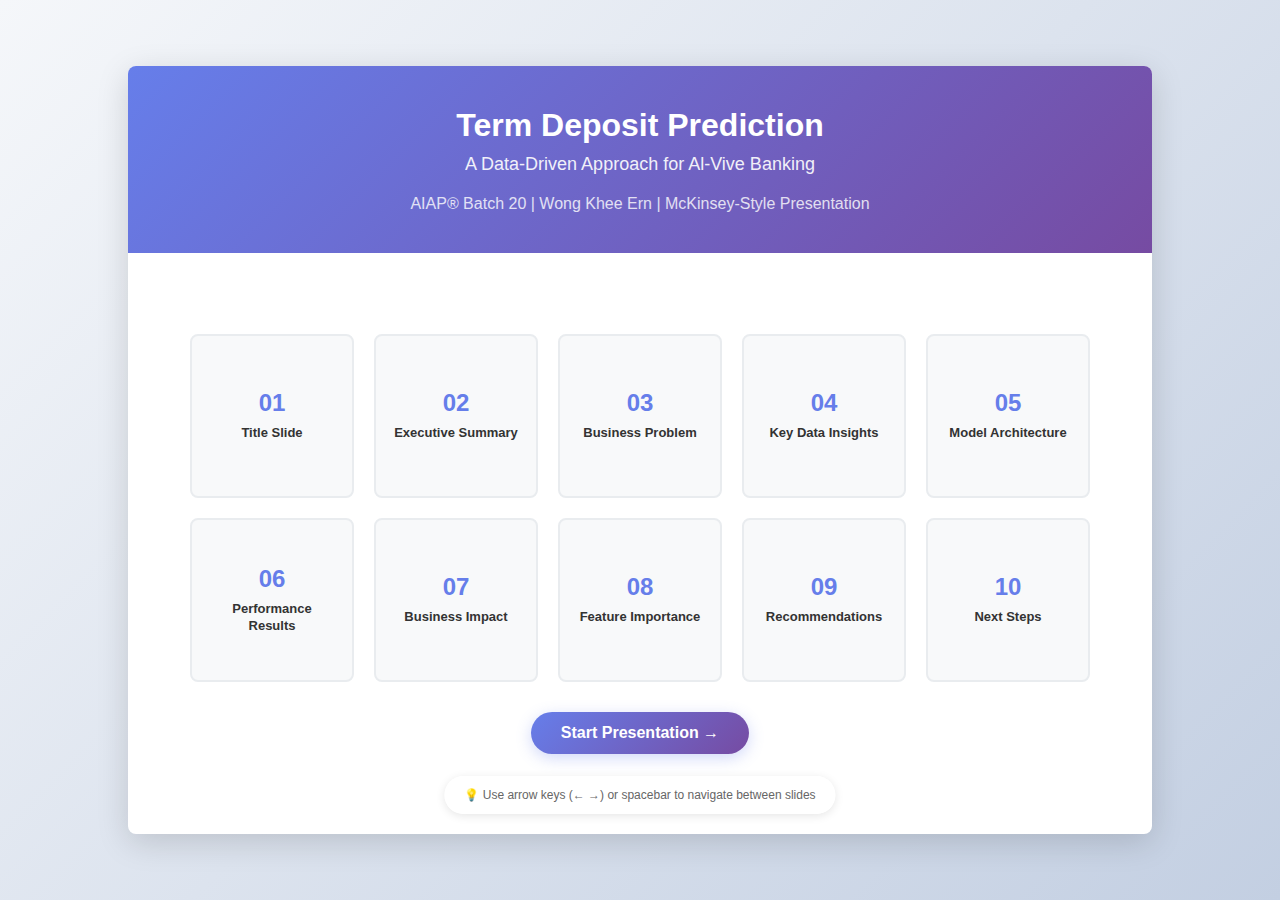
<file: index.html>
<!DOCTYPE html>
<html lang="en">
<head>
    <meta charset="UTF-8">
    <meta name="viewport" content="width=device-width, initial-scale=1.0">
    <title>AIAP Term Deposit Prediction - Presentation</title>
    <link rel="stylesheet" href="css/presentation.css">
    <style>
        /* Index page specific styles */
        body {
            margin: 0;
            padding: 0;
            background: linear-gradient(135deg, #f5f7fa 0%, #c3cfe2 100%);
            overflow: hidden;
            height: 100vh;
        }

        .index-container {
            width: 1024px;
            height: 768px;
            background: white;
            margin: 0 auto;
            position: relative;
            top: 50%;
            transform: translateY(-50%);
            box-shadow: 0 8px 32px rgba(0,0,0,0.15);
            border-radius: 8px;
            display: flex;
            flex-direction: column;
            overflow: hidden;
        }

        .header-section {
            background: linear-gradient(135deg, #667eea 0%, #764ba2 100%);
            color: white;
            padding: 40px 60px;
            text-align: center;
        }

        .presentation-title {
            font-size: 32px;
            font-weight: bold;
            margin: 0 0 10px 0;
            line-height: 1.2;
        }

        .presentation-subtitle {
            font-size: 18px;
            opacity: 0.9;
            margin: 0 0 20px 0;
            font-weight: 300;
        }

        .presenter-info {
            font-size: 16px;
            opacity: 0.8;
            margin: 0;
        }

        .content-section {
            flex: 1;
            padding: 40px 60px;
            display: flex;
            flex-direction: column;
            justify-content: center;
        }

        .slides-grid {
            display: grid;
            grid-template-columns: repeat(5, 1fr);
            grid-template-rows: repeat(2, 1fr);
            gap: 20px;
            max-width: 900px;
            margin: 0 auto;
        }

        .slide-card {
            background: #f8f9fa;
            border: 2px solid #e9ecef;
            border-radius: 8px;
            padding: 20px 15px;
            text-decoration: none;
            color: #333;
            transition: all 0.3s ease;
            display: flex;
            flex-direction: column;
            justify-content: center;
            align-items: center;
            text-align: center;
            height: 120px;
            position: relative;
            overflow: hidden;
        }

        .slide-card:hover {
            transform: translateY(-4px);
            box-shadow: 0 8px 25px rgba(0,0,0,0.15);
            border-color: #667eea;
            background: #ffffff;
        }

        .slide-card::before {
            content: '';
            position: absolute;
            top: 0;
            left: 0;
            width: 100%;
            height: 4px;
            background: linear-gradient(90deg, #667eea, #764ba2);
            transform: scaleX(0);
            transition: transform 0.3s ease;
        }

        .slide-card:hover::before {
            transform: scaleX(1);
        }

        .slide-number {
            font-size: 24px;
            font-weight: bold;
            color: #667eea;
            margin-bottom: 8px;
            position: static;
        }

        .slide-title-text {
            font-size: 13px;
            font-weight: 600;
            line-height: 1.3;
            color: #333;
        }

        .slide-card:hover .slide-title-text {
            color: #667eea;
        }

        .navigation-help {
            position: absolute;
            bottom: 20px;
            left: 50%;
            transform: translateX(-50%);
            background: rgba(255,255,255,0.9);
            padding: 12px 20px;
            border-radius: 20px;
            font-size: 12px;
            color: #666;
            box-shadow: 0 2px 10px rgba(0,0,0,0.1);
        }

        .start-button {
            background: linear-gradient(135deg, #667eea 0%, #764ba2 100%);
            color: white;
            border: none;
            padding: 12px 30px;
            border-radius: 25px;
            font-size: 16px;
            font-weight: 600;
            cursor: pointer;
            text-decoration: none;
            display: inline-block;
            margin: 30px auto 0 auto;
            transition: all 0.3s ease;
            box-shadow: 0 4px 15px rgba(102, 126, 234, 0.3);
        }

        .start-button:hover {
            transform: translateY(-2px);
            box-shadow: 0 6px 20px rgba(102, 126, 234, 0.4);
        }

        /* Responsive adjustments */
        @media (max-width: 1200px) {
            .index-container {
                width: 95vw;
                height: 95vh;
                top: 2.5vh;
                transform: none;
            }
        }

        @media (max-width: 768px) {
            body {
                overflow-y: auto;
            }

            .index-container {
                width: 100vw;
                height: 100vh;
                top: 0;
                border-radius: 0;
            }

            .header-section {
                padding: 30px 20px;
            }

            .presentation-title {
                font-size: 24px;
            }

            .presentation-subtitle {
                font-size: 16px;
            }

            .content-section {
                padding: 20px;
                overflow-y: auto;
            }

            .slides-grid {
                grid-template-columns: repeat(2, 1fr);
                grid-template-rows: repeat(5, 1fr);
                gap: 15px;
            }

            .slide-card {
                height: 100px;
                padding: 15px 10px;
            }

            .slide-number {
                font-size: 20px;
            }

            .slide-title-text {
                font-size: 12px;
            }
        }
    </style>
</head>
<body>
    <div class="index-container">
        <div class="header-section">
            <h1 class="presentation-title">
                Term Deposit Prediction
            </h1>
            <p class="presentation-subtitle">
                A Data-Driven Approach for Al-Vive Banking
            </p>
            <p class="presenter-info">
                AIAP® Batch 20 | Wong Khee Ern | McKinsey-Style Presentation
            </p>
        </div>
        
        <div class="content-section">
            <div class="slides-grid">
                <a href="slide1.html" class="slide-card">
                    <div class="slide-number">01</div>
                    <div class="slide-title-text">Title Slide</div>
                </a>
                
                <a href="slide2.html" class="slide-card">
                    <div class="slide-number">02</div>
                    <div class="slide-title-text">Executive Summary</div>
                </a>
                
                <a href="slide3.html" class="slide-card">
                    <div class="slide-number">03</div>
                    <div class="slide-title-text">Business Problem</div>
                </a>
                
                <a href="slide4.html" class="slide-card">
                    <div class="slide-number">04</div>
                    <div class="slide-title-text">Key Data Insights</div>
                </a>
                
                <a href="slide5.html" class="slide-card">
                    <div class="slide-number">05</div>
                    <div class="slide-title-text">Model Architecture</div>
                </a>
                
                <a href="slide6.html" class="slide-card">
                    <div class="slide-number">06</div>
                    <div class="slide-title-text">Performance Results</div>
                </a>
                
                <a href="slide7.html" class="slide-card">
                    <div class="slide-number">07</div>
                    <div class="slide-title-text">Business Impact</div>
                </a>
                
                <a href="slide8.html" class="slide-card">
                    <div class="slide-number">08</div>
                    <div class="slide-title-text">Feature Importance</div>
                </a>
                
                <a href="slide9.html" class="slide-card">
                    <div class="slide-number">09</div>
                    <div class="slide-title-text">Recommendations</div>
                </a>
                
                <a href="slide10.html" class="slide-card">
                    <div class="slide-number">10</div>
                    <div class="slide-title-text">Next Steps</div>
                </a>
            </div>
            
            <a href="slide1.html" class="start-button">
                Start Presentation →
            </a>
        </div>
        
        <div class="navigation-help">
            💡 Use arrow keys (← →) or spacebar to navigate between slides
        </div>
    </div>
</body>
</html>
</file>
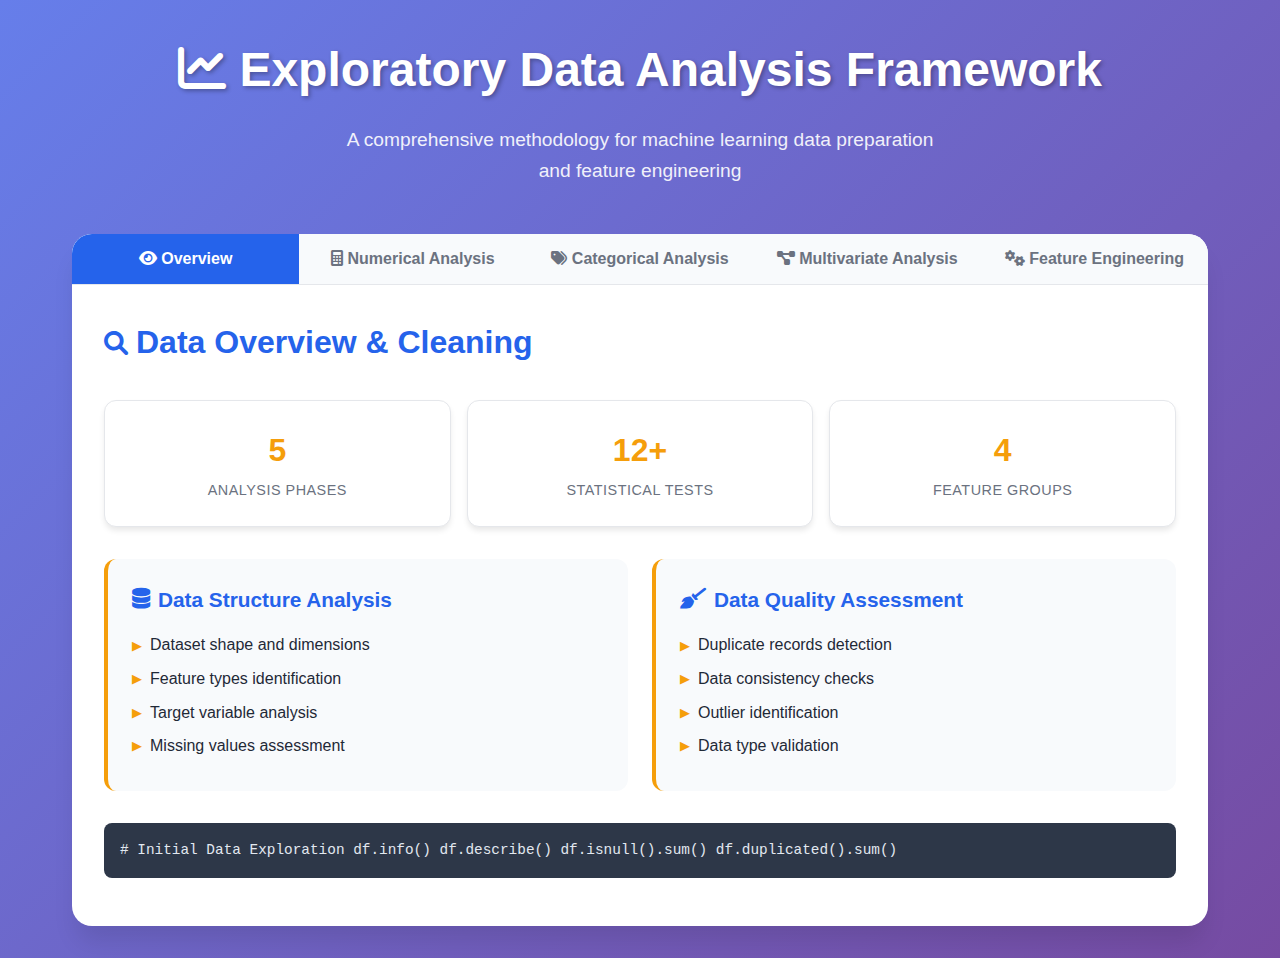
<file: eda-1.html>
<!DOCTYPE html>
<html lang="en">
<head>
    <meta charset="UTF-8">
    <meta name="viewport" content="width=device-width, initial-scale=1.0">
    <title>Exploratory Data Analysis Framework - ML Portfolio</title>
    <link href="https://cdnjs.cloudflare.com/ajax/libs/font-awesome/6.0.0/css/all.min.css" rel="stylesheet">
    <style>
        * {
            margin: 0;
            padding: 0;
            box-sizing: border-box;
        }

        :root {
            --primary-color: #2563eb;
            --secondary-color: #1e40af;
            --accent-color: #f59e0b;
            --text-primary: #1f2937;
            --text-secondary: #6b7280;
            --bg-light: #f8fafc;
            --bg-white: #ffffff;
            --border-color: #e5e7eb;
            --shadow: 0 4px 6px -1px rgba(0, 0, 0, 0.1);
            --shadow-lg: 0 20px 25px -5px rgba(0, 0, 0, 0.1);
        }

        body {
            font-family: 'Segoe UI', Tahoma, Geneva, Verdana, sans-serif;
            line-height: 1.6;
            color: var(--text-primary);
            background: linear-gradient(135deg, #667eea 0%, #764ba2 100%);
            min-height: 100vh;
        }

        .container {
            max-width: 1200px;
            margin: 0 auto;
            padding: 2rem;
        }

        /* Header */
        .header {
            text-align: center;
            margin-bottom: 3rem;
            color: white;
        }

        .header h1 {
            font-size: 3rem;
            font-weight: 700;
            margin-bottom: 1rem;
            text-shadow: 2px 2px 4px rgba(0,0,0,0.3);
        }

        .header p {
            font-size: 1.2rem;
            opacity: 0.9;
            max-width: 600px;
            margin: 0 auto;
        }

        /* Main Content Card */
        .main-content {
            background: var(--bg-white);
            border-radius: 20px;
            box-shadow: var(--shadow-lg);
            overflow: hidden;
        }

        /* Navigation Tabs */
        .nav-tabs {
            display: flex;
            background: var(--bg-light);
            border-bottom: 1px solid var(--border-color);
        }

        .nav-tab {
            flex: 1;
            padding: 1rem;
            text-align: center;
            cursor: pointer;
            transition: all 0.3s ease;
            border: none;
            background: none;
            font-size: 1rem;
            font-weight: 600;
            color: var(--text-secondary);
        }

        .nav-tab.active {
            background: var(--primary-color);
            color: white;
        }

        .nav-tab:hover:not(.active) {
            background: var(--border-color);
        }

        /* Content Sections */
        .content-section {
            display: none;
            padding: 2rem;
        }

        .content-section.active {
            display: block;
            animation: fadeIn 0.5s ease-in;
        }

        @keyframes fadeIn {
            from { opacity: 0; transform: translateY(20px); }
            to { opacity: 1; transform: translateY(0); }
        }

        .section-title {
            font-size: 2rem;
            color: var(--primary-color);
            margin-bottom: 1.5rem;
            display: flex;
            align-items: center;
            gap: 0.5rem;
        }

        .section-title i {
            font-size: 1.5rem;
        }

        /* Process Cards */
        .process-grid {
            display: grid;
            grid-template-columns: repeat(auto-fit, minmax(300px, 1fr));
            gap: 1.5rem;
            margin-bottom: 2rem;
        }

        .process-card {
            background: var(--bg-light);
            border-radius: 12px;
            padding: 1.5rem;
            border-left: 4px solid var(--accent-color);
            transition: transform 0.3s ease, box-shadow 0.3s ease;
        }

        .process-card:hover {
            transform: translateY(-5px);
            box-shadow: var(--shadow-lg);
        }

        .process-card h3 {
            color: var(--primary-color);
            margin-bottom: 1rem;
            font-size: 1.3rem;
            display: flex;
            align-items: center;
            gap: 0.5rem;
        }

        .process-card ul {
            list-style: none;
            padding-left: 0;
        }

        .process-card li {
            margin-bottom: 0.5rem;
            display: flex;
            align-items: flex-start;
            gap: 0.5rem;
        }

        .process-card li::before {
            content: "▶";
            color: var(--accent-color);
            font-size: 0.8rem;
            margin-top: 0.2rem;
        }

        /* Methodology Timeline */
        .timeline {
            position: relative;
            padding-left: 2rem;
        }

        .timeline::before {
            content: '';
            position: absolute;
            left: 1rem;
            top: 0;
            bottom: 0;
            width: 2px;
            background: var(--primary-color);
        }

        .timeline-item {
            position: relative;
            margin-bottom: 2rem;
            background: var(--bg-light);
            padding: 1.5rem;
            border-radius: 12px;
            margin-left: 1rem;
        }

        .timeline-item::before {
            content: '';
            position: absolute;
            left: -1.75rem;
            top: 1.5rem;
            width: 12px;
            height: 12px;
            background: var(--accent-color);
            border-radius: 50%;
            border: 3px solid var(--bg-white);
        }

        .timeline-item h4 {
            color: var(--primary-color);
            margin-bottom: 0.5rem;
            font-size: 1.2rem;
        }

        /* Feature Engineering Cards */
        .feature-grid {
            display: grid;
            grid-template-columns: repeat(auto-fit, minmax(250px, 1fr));
            gap: 1rem;
        }

        .feature-card {
            background: linear-gradient(135deg, var(--primary-color), var(--secondary-color));
            color: white;
            padding: 1.5rem;
            border-radius: 12px;
            text-align: center;
            transition: transform 0.3s ease;
        }

        .feature-card:hover {
            transform: scale(1.05);
        }

        .feature-card i {
            font-size: 2rem;
            margin-bottom: 1rem;
            opacity: 0.9;
        }

        .feature-card h4 {
            margin-bottom: 0.5rem;
            font-size: 1.1rem;
        }

        /* Stats Cards */
        .stats-grid {
            display: grid;
            grid-template-columns: repeat(auto-fit, minmax(200px, 1fr));
            gap: 1rem;
            margin: 2rem 0;
        }

        .stat-card {
            background: var(--bg-white);
            border: 1px solid var(--border-color);
            border-radius: 12px;
            padding: 1.5rem;
            text-align: center;
            box-shadow: var(--shadow);
        }

        .stat-number {
            font-size: 2rem;
            font-weight: 700;
            color: var(--accent-color);
            display: block;
        }

        .stat-label {
            color: var(--text-secondary);
            font-size: 0.9rem;
            text-transform: uppercase;
            letter-spacing: 0.5px;
        }

        /* Code Blocks */
        .code-block {
            background: #2d3748;
            color: #e2e8f0;
            padding: 1rem;
            border-radius: 8px;
            font-family: 'Courier New', monospace;
            font-size: 0.9rem;
            overflow-x: auto;
            margin: 1rem 0;
        }

        /* Responsive Design */
        @media (max-width: 768px) {
            .container {
                padding: 1rem;
            }

            .header h1 {
                font-size: 2rem;
            }

            .nav-tabs {
                flex-direction: column;
            }

            .process-grid {
                grid-template-columns: 1fr;
            }

            .timeline {
                padding-left: 1rem;
            }

            .timeline-item {
                margin-left: 0.5rem;
            }
        }

        /* Loading Animation */
        .loading {
            display: inline-block;
            width: 20px;
            height: 20px;
            border: 3px solid rgba(255,255,255,.3);
            border-radius: 50%;
            border-top-color: #fff;
            animation: spin 1s ease-in-out infinite;
        }

        @keyframes spin {
            to { transform: rotate(360deg); }
        }
    </style>
</head>
<body>
    <div class="container">
        <header class="header">
            <h1><i class="fas fa-chart-line"></i> Exploratory Data Analysis Framework</h1>
            <p>A comprehensive methodology for machine learning data preparation and feature engineering</p>
        </header>

        <main class="main-content">
            <nav class="nav-tabs">
                <button class="nav-tab active" onclick="showSection('overview')">
                    <i class="fas fa-eye"></i> Overview
                </button>
                <button class="nav-tab" onclick="showSection('numerical')">
                    <i class="fas fa-calculator"></i> Numerical Analysis
                </button>
                <button class="nav-tab" onclick="showSection('categorical')">
                    <i class="fas fa-tags"></i> Categorical Analysis
                </button>
                <button class="nav-tab" onclick="showSection('multivariate')">
                    <i class="fas fa-project-diagram"></i> Multivariate Analysis
                </button>
                <button class="nav-tab" onclick="showSection('feature-engineering')">
                    <i class="fas fa-cogs"></i> Feature Engineering
                </button>
            </nav>

            <!-- Overview Section -->
            <section id="overview" class="content-section active">
                <h2 class="section-title">
                    <i class="fas fa-search"></i>
                    Data Overview & Cleaning
                </h2>
                
                <div class="stats-grid">
                    <div class="stat-card">
                        <span class="stat-number">5</span>
                        <span class="stat-label">Analysis Phases</span>
                    </div>
                    <div class="stat-card">
                        <span class="stat-number">12+</span>
                        <span class="stat-label">Statistical Tests</span>
                    </div>
                    <div class="stat-card">
                        <span class="stat-number">4</span>
                        <span class="stat-label">Feature Groups</span>
                    </div>
                </div>

                <div class="process-grid">
                    <div class="process-card">
                        <h3><i class="fas fa-database"></i> Data Structure Analysis</h3>
                        <ul>
                            <li>Dataset shape and dimensions</li>
                            <li>Feature types identification</li>
                            <li>Target variable analysis</li>
                            <li>Missing values assessment</li>
                        </ul>
                    </div>
                    
                    <div class="process-card">
                        <h3><i class="fas fa-broom"></i> Data Quality Assessment</h3>
                        <ul>
                            <li>Duplicate records detection</li>
                            <li>Data consistency checks</li>
                            <li>Outlier identification</li>
                            <li>Data type validation</li>
                        </ul>
                    </div>
                </div>

                <div class="code-block">
# Initial Data Exploration
df.info()
df.describe()
df.isnull().sum()
df.duplicated().sum()
                </div>
            </section>

            <!-- Numerical Analysis Section -->
            <section id="numerical" class="content-section">
                <h2 class="section-title">
                    <i class="fas fa-chart-bar"></i>
                    Numerical Data Analysis
                </h2>

                <div class="timeline">
                    <div class="timeline-item">
                        <h4>📊 Understanding Data Distribution</h4>
                        <p><strong>Basic Statistics:</strong> Calculate min, max, mean, standard deviation, and percentiles for each numerical feature.</p>
                        <p><strong>Visualizations:</strong> Create histograms, box plots, and Q-Q plots to understand distribution patterns and identify outliers.</p>
                    </div>

                    <div class="timeline-item">
                        <h4>🎯 Target Variable Relationship</h4>
                        <p><strong>Statistical Tests:</strong> Apply ANOVA for normally distributed data or Mann-Whitney U test for non-parametric data.</p>
                        <p><strong>Effect Size:</strong> Calculate Cohen's d to measure the practical significance of relationships.</p>
                    </div>

                    <div class="timeline-item">
                        <h4>🔧 Preprocessing Strategy</h4>
                        <p><strong>Missing Values:</strong> Analyze patterns and implement appropriate imputation strategies (mean, median, KNN, etc.).</p>
                        <p><strong>Outlier Handling:</strong> Test different approaches like IQR method, Z-score, or robust scaling.</p>
                        <p><strong>Binning Tests:</strong> Evaluate discretization strategies for continuous variables.</p>
                    </div>
                </div>

                <div class="code-block">
# Numerical Analysis Pipeline
from scipy import stats
import seaborn as sns

# Distribution analysis
for col in numerical_cols:
    plt.figure(figsize=(12, 4))
    plt.subplot(1, 3, 1)
    sns.histplot(df[col])
    plt.subplot(1, 3, 2)
    sns.boxplot(y=df[col])
    plt.subplot(1, 3, 3)
    stats.probplot(df[col], dist="norm", plot=plt)
    plt.show()

# Statistical testing
for col in numerical_cols:
    if df[target].nunique() == 2:  # Binary target
        group1 = df[df[target] == 0][col]
        group2 = df[df[target] == 1][col]
        stat, p_value = stats.mannwhitneyu(group1, group2)
        effect_size = stats.cohen_d(group1, group2)
                </div>
            </section>

            <!-- Categorical Analysis Section -->
            <section id="categorical" class="content-section">
                <h2 class="section-title">
                    <i class="fas fa-layer-group"></i>
                    Categorical Data Analysis
                </h2>

                <div class="process-grid">
                    <div class="process-card">
                        <h3><i class="fas fa-list"></i> Data Understanding</h3>
                        <ul>
                            <li>Frequency distribution analysis</li>
                            <li>Cardinality assessment</li>
                            <li>Category balance evaluation</li>
                            <li>Rare category identification</li>
                        </ul>
                    </div>

                    <div class="process-card">
                        <h3><i class="fas fa-link"></i> Target Relationship</h3>
                        <ul>
                            <li>Cross-tabulation analysis</li>
                            <li>Chi-square test of independence</li>
                            <li>Cramér's V for effect size</li>
                            <li>Conditional probability analysis</li>
                        </ul>
                    </div>

                    <div class="process-card">
                        <h3><i class="fas fa-tools"></i> Preprocessing Tests</h3>
                        <ul>
                            <li>Missing value imputation strategies</li>
                            <li>Rare category grouping tests</li>
                            <li>Encoding strategy evaluation</li>
                            <li>Feature interaction exploration</li>
                        </ul>
                    </div>
                </div>

                <div class="code-block">
# Categorical Analysis Pipeline
from scipy.stats import chi2_contingency
import pandas as pd

# Frequency analysis
for col in categorical_cols:
    print(f"\n{col} - Value Counts:")
    print(df[col].value_counts())
    print(f"Cardinality: {df[col].nunique()}")
    
    # Chi-square test with target
    crosstab = pd.crosstab(df[col], df[target])
    chi2, p_value, dof, expected = chi2_contingency(crosstab)
    
    # Cramér's V calculation
    n = crosstab.sum().sum()
    cramers_v = np.sqrt(chi2 / (n * (min(crosstab.shape) - 1)))
    
    print(f"Chi-square p-value: {p_value:.4f}")
    print(f"Cramér's V: {cramers_v:.4f}")
                </div>
            </section>

            <!-- Multivariate Analysis Section -->
            <section id="multivariate" class="content-section">
                <h2 class="section-title">
                    <i class="fas fa-network-wired"></i>
                    Multivariate Analysis
                </h2>

                <div class="timeline">
                    <div class="timeline-item">
                        <h4>🔗 Multicollinearity Detection</h4>
                        <p>Create correlation matrices and calculate Variance Inflation Factors (VIF) to identify highly correlated features that might cause multicollinearity issues in machine learning models.</p>
                    </div>

                    <div class="timeline-item">
                        <h4>🚀 Feature Engineering Insights</h4>
                        <p>Identify opportunities for creating new features through interactions, transformations, and domain-specific combinations that could improve model performance.</p>
                    </div>
                </div>

                <div class="feature-grid">
                    <div class="feature-card">
                        <i class="fas fa-user-friends"></i>
                        <h4>Life Stage Features</h4>
                        <p>Age + Occupation + Marital Status + Education</p>
                    </div>
                    <div class="feature-card">
                        <i class="fas fa-broadcast-tower"></i>
                        <h4>Communication Effectiveness</h4>
                        <p>Contact Method + Previous Contact Days + Campaign Calls</p>
                    </div>
                    <div class="feature-card">
                        <i class="fas fa-chart-line"></i>
                        <h4>Combined Life-Communication</h4>
                        <p>Life Stage × Channel Effectiveness</p>
                    </div>
                    <div class="feature-card">
                        <i class="fas fa-money-check-alt"></i>
                        <h4>Financial Status</h4>
                        <p>Housing Loan + Personal Loan + Credit Default</p>
                    </div>
                </div>

                <div class="code-block">
# Multivariate Analysis
import seaborn as sns
from statsmodels.stats.outliers_influence import variance_inflation_factor

# Correlation matrix
plt.figure(figsize=(12, 10))
correlation_matrix = df[numerical_cols].corr()
sns.heatmap(correlation_matrix, annot=True, cmap='coolwarm', center=0)

# VIF calculation
def calculate_vif(df, features):
    vif_data = pd.DataFrame()
    vif_data["Feature"] = features
    vif_data["VIF"] = [variance_inflation_factor(df[features].values, i) 
                       for i in range(len(features))]
    return vif_data.sort_values('VIF', ascending=False)

# Feature engineering examples
df['life_stage'] = df['age'].astype(str) + '_' + df['job'] + '_' + df['marital']
df['financial_burden'] = df['housing'] + df['loan'] + df['default']
df['contact_effectiveness'] = df['contact'] + '_' + df['pdays'].astype(str)
                </div>
            </section>

            <!-- Feature Engineering Section -->
            <section id="feature-engineering" class="content-section">
                <h2 class="section-title">
                    <i class="fas fa-magic"></i>
                    Advanced Feature Engineering
                </h2>

                <div class="process-grid">
                    <div class="process-card">
                        <h3><i class="fas fa-users"></i> Life Stage Segmentation</h3>
                        <ul>
                            <li>Combine age groups with occupation types</li>
                            <li>Factor in marital status and education level</li>
                            <li>Create meaningful customer segments</li>
                            <li>Analyze segment-specific target patterns</li>
                        </ul>
                    </div>

                    <div class="process-card">
                        <h3><i class="fas fa-phone"></i> Communication Patterns</h3>
                        <ul>
                            <li>Contact method effectiveness scoring</li>
                            <li>Previous contact day impact analysis</li>
                            <li>Campaign frequency optimization</li>
                            <li>Channel preference modeling</li>
                        </ul>
                    </div>

                    <div class="process-card">
                        <h3><i class="fas fa-calculator"></i> Financial Risk Profiling</h3>
                        <ul>
                            <li>Housing loan status integration</li>
                            <li>Personal loan history analysis</li>
                            <li>Credit default risk assessment</li>
                            <li>Overall financial stability scoring</li>
                        </ul>
                    </div>

                    <div class="process-card">
                        <h3><i class="fas fa-sitemap"></i> Interaction Features</h3>
                        <ul>
                            <li>Life stage × Communication effectiveness</li>
                            <li>Financial status × Campaign intensity</li>
                            <li>Age group × Contact method preferences</li>
                            <li>Education × Financial product affinity</li>
                        </ul>
                    </div>
                </div>

                <div class="code-block">
# Advanced Feature Engineering Pipeline

# Life Stage Feature Creation
def create_life_stage(row):
    age_group = 'young' if row['age'] < 30 else 'middle' if row['age'] < 55 else 'senior'
    job_category = 'professional' if row['job'] in ['management', 'technician', 'admin'] else 'other'
    education_level = 'high' if row['education'] in ['university.degree', 'professional.course'] else 'standard'
    return f"{age_group}_{job_category}_{row['marital']}_{education_level}"

df['life_stage_detailed'] = df.apply(create_life_stage, axis=1)

# Communication Effectiveness Score
def communication_score(row):
    method_score = {'telephone': 3, 'cellular': 4, 'unknown': 1}.get(row['contact'], 2)
    frequency_penalty = min(row['campaign'], 5) * 0.2  # Diminishing returns
    recency_bonus = 1 if row['pdays'] < 30 else 0.5 if row['pdays'] < 180 else 0
    return method_score - frequency_penalty + recency_bonus

df['communication_effectiveness'] = df.apply(communication_score, axis=1)

# Financial Stability Index
df['financial_stability'] = (
    (df['housing'] == 'no').astype(int) * 2 +  # No housing loan = more stable
    (df['loan'] == 'no').astype(int) * 3 +     # No personal loan = more stable  
    (df['default'] == 'no').astype(int) * 5    # No default = much more stable
)

# Interaction Features
df['life_stage_communication'] = df['life_stage_detailed'] + '_' + df['communication_effectiveness'].round().astype(str)
                </div>
            </section>
        </main>
    </div>

    <script>
        function showSection(sectionId) {
            // Hide all sections
            const sections = document.querySelectorAll('.content-section');
            sections.forEach(section => section.classList.remove('active'));
            
            // Remove active class from all tabs
            const tabs = document.querySelectorAll('.nav-tab');
            tabs.forEach(tab => tab.classList.remove('active'));
            
            // Show selected section
            document.getElementById(sectionId).classList.add('active');
            
            // Add active class to clicked tab
            event.target.classList.add('active');
        }

        // Add some interactive animations
        document.addEventListener('DOMContentLoaded', function() {
            const cards = document.querySelectorAll('.process-card, .feature-card');
            
            const observer = new IntersectionObserver((entries) => {
                entries.forEach(entry => {
                    if (entry.isIntersecting) {
                        entry.target.style.animationDelay = Math.random() * 0.5 + 's';
                        entry.target.style.animation = 'fadeIn 0.6s ease forwards';
                    }
                });
            });
            
            cards.forEach(card => observer.observe(card));
        });
    </script>
</body>
</html>
</file>
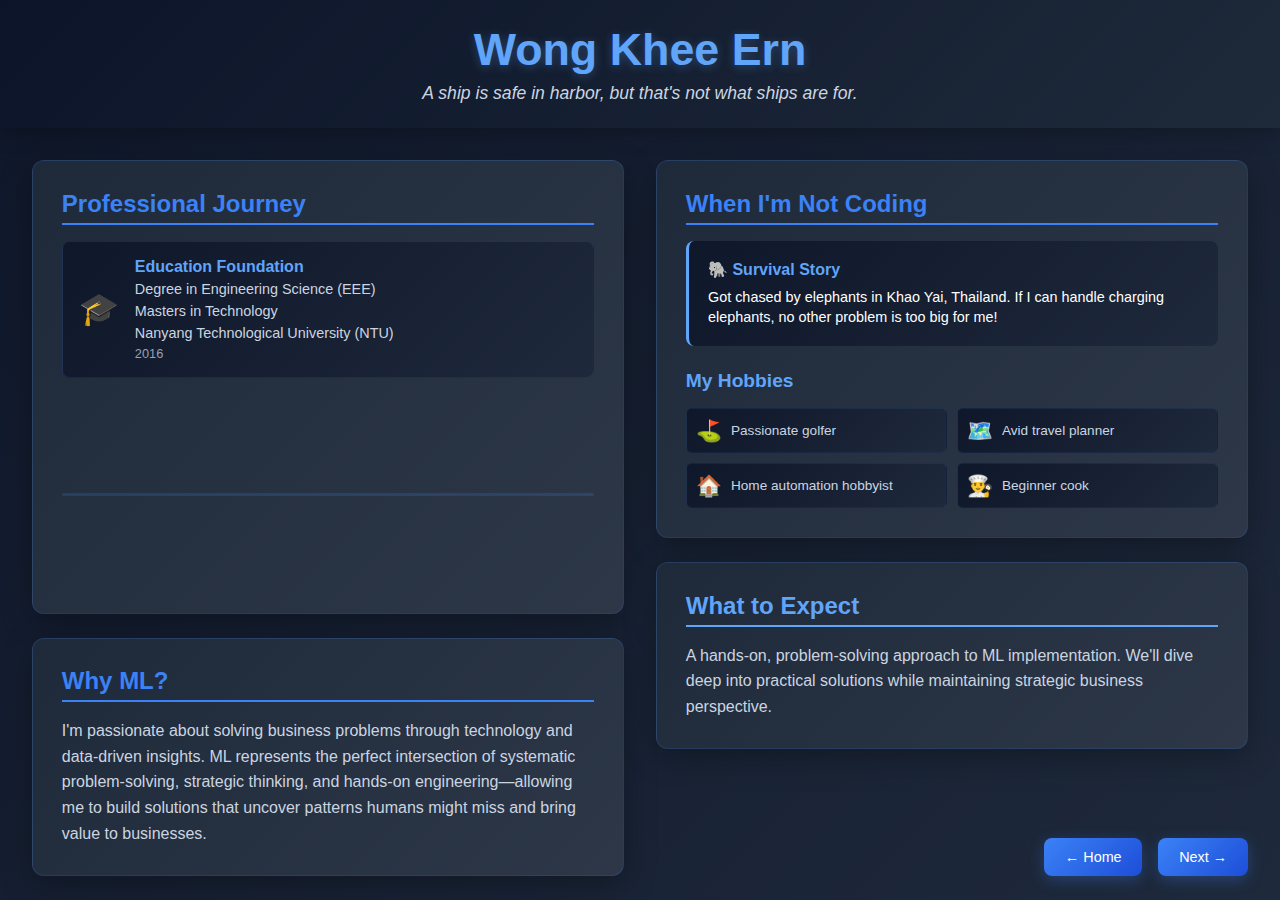
<file: slide1.html>
<!DOCTYPE html>
<html lang="en">
<head>
    <meta charset="UTF-8">
    <meta name="viewport" content="width=device-width, initial-scale=1.0">
    <title>About Me - Wong Khee Ern</title>
    <style>
        * {
            margin: 0;
            padding: 0;
            box-sizing: border-box;
        }

        body {
            font-family: 'Segoe UI', Tahoma, Geneva, Verdana, sans-serif;
            background: linear-gradient(135deg, #0f172a 0%, #1e293b 100%);
            color: #ffffff;
            height: 100vh;
            width: 100vw;
            overflow: hidden;
        }

        .slide-container {
            width: 100vw;
            height: 100vh;
            display: flex;
            flex-direction: column;
            position: relative;
        }

        .header {
            background: linear-gradient(135deg, #0c1429 0%, #1e2a3a 100%);
            padding: 1.5rem 2rem;
            text-align: center;
            box-shadow: 0 4px 20px rgba(0, 0, 0, 0.3);
            animation: slideDown 0.8s cubic-bezier(0.4, 0, 0.2, 1);
            flex-shrink: 0;
        }

        .header h1 {
            font-size: 2.8rem;
            font-weight: 700;
            color: #60a5fa;
            margin-bottom: 0.5rem;
            text-shadow: 0 2px 10px rgba(96, 165, 250, 0.3);
        }

        .header .quote {
            font-size: 1.1rem;
            color: #cbd5e0;
            font-style: italic;
            font-weight: 300;
        }

        .content {
            flex: 1;
            padding: 2rem;
            display: grid;
            grid-template-columns: 1fr 1fr;
            gap: 2rem;
            align-items: start;
            animation: fadeInUp 1s cubic-bezier(0.4, 0, 0.2, 1) 0.3s both;
            min-height: 0;
        }

        .left-half {
            display: flex;
            flex-direction: column;
            gap: 1.5rem;
            height: 100%;
            min-height: 0;
        }

        .right-half {
            display: flex;
            flex-direction: column;
            gap: 1.5rem;
            height: 100%;
            min-height: 0;
        }

        .section {
            background: linear-gradient(135deg, #1e2a3a 0%, #2d3748 100%);
            padding: 1.8rem;
            border-radius: 12px;
            box-shadow: 0 8px 32px rgba(0, 0, 0, 0.3);
            border: 1px solid rgba(59, 130, 246, 0.2);
            transition: all 0.3s cubic-bezier(0.4, 0, 0.2, 1);
        }

        .section:hover {
            transform: translateY(-3px);
            box-shadow: 0 12px 40px rgba(0, 0, 0, 0.4);
            border-color: rgba(59, 130, 246, 0.3);
        }

        .section-title {
            font-size: 1.5rem;
            color: #3b82f6;
            margin-bottom: 1rem;
            font-weight: 600;
            border-bottom: 2px solid #3b82f6;
            padding-bottom: 0.3rem;
        }

        /* Education Section */
        .education-section {
            margin-bottom: 1.5rem;
        }

        .education-content {
            display: flex;
            align-items: center;
            gap: 1rem;
            padding: 1rem;
            background: linear-gradient(135deg, #0f172a 0%, #1e293b 100%);
            border-radius: 8px;
            border: 1px solid rgba(59, 130, 246, 0.15);
        }

        .education-icon {
            font-size: 2rem;
            color: #60a5fa;
        }

        .education-details h4 {
            color: #60a5fa;
            font-size: 1rem;
            font-weight: 600;
            margin-bottom: 0.3rem;
        }

        .education-details p {
            color: #cbd5e0;
            font-size: 0.9rem;
            line-height: 1.3;
            margin-bottom: 0.2rem;
        }

        .education-year {
            color: #94a3b8;
            font-size: 0.8rem;
            font-weight: 500;
        }

        /* Journey Timeline */
        .journey-container {
            margin-bottom: 0;
        }

        .progress-timeline {
            position: relative;
            padding: 2rem 0;
        }

        .progress-bar {
            position: absolute;
            top: 50%;
            left: 0;
            right: 0;
            height: 3px;
            background: rgba(59, 130, 246, 0.2);
            border-radius: 2px;
            overflow: hidden;
        }

        .progress-fill {
            height: 100%;
            background: linear-gradient(90deg, #3b82f6, #60a5fa);
            width: 0%;
            border-radius: 2px;
            animation: progressFill 4s ease-in-out 1s forwards;
            box-shadow: 0 0 10px rgba(59, 130, 246, 0.5);
        }

        .journey-steps {
            display: flex;
            justify-content: space-between;
            position: relative;
            z-index: 2;
        }

        .step {
            text-align: center;
            flex: 1;
            opacity: 0;
            transform: translateY(20px);
        }

        .step-icon {
            width: 40px;
            height: 40px;
            border-radius: 50%;
            background: linear-gradient(135deg, #2d3748 0%, #374151 100%);
            border: 2px solid rgba(59, 130, 246, 0.3);
            display: flex;
            align-items: center;
            justify-content: center;
            margin: 0 auto 0.5rem;
            font-size: 1.2rem;
            transition: all 0.5s ease;
        }

        .step-icon.active {
            background: linear-gradient(135deg, #3b82f6 0%, #1d4ed8 100%);
            border-color: #60a5fa;
            box-shadow: 0 0 15px rgba(59, 130, 246, 0.4);
            transform: scale(1.1);
        }

        .step-label {
            font-size: 0.75rem;
            color: #cbd5e0;
            max-width: 120px;
            line-height: 1.2;
            margin: 0 auto 0.2rem;
            font-weight: 500;
        }

        .step-company {
            font-size: 0.65rem;
            color: #94a3b8;
            max-width: 120px;
            margin: 0 auto 0.3rem;
            font-style: italic;
        }

        .step-year {
            font-size: 0.65rem;
            color: #94a3b8;
            margin-top: 0.2rem;
            font-weight: 500;
        }

        .step.current .step-label {
            color: #60a5fa;
            font-weight: 600;
        }

        .step.current .step-company {
            color: #60a5fa;
        }

        .step.current .step-year {
            color: #60a5fa;
        }

        .step:nth-child(1) { animation: stepFadeIn 0.5s ease 1.5s forwards; }
        .step:nth-child(2) { animation: stepFadeIn 0.5s ease 2s forwards; }
        .step:nth-child(3) { animation: stepFadeIn 0.5s ease 2.5s forwards; }
        .step:nth-child(4) { animation: stepFadeIn 0.5s ease 3s forwards; }
        .step:nth-child(5) { animation: stepFadeIn 0.5s ease 3.5s forwards; }
        .step:nth-child(6) { animation: stepFadeIn 0.5s ease 4s forwards; }

        .why-ml-text {
            font-size: 1rem;
            line-height: 1.6;
            color: #cbd5e0;
            margin-bottom: 0;
        }

        .fun-fact {
            background: linear-gradient(135deg, #0f172a 0%, #1e293b 100%);
            padding: 1.2rem;
            border-radius: 8px;
            border-left: 3px solid #60a5fa;
            margin-bottom: 1.5rem;
        }

        .fun-fact-title {
            color: #60a5fa;
            font-weight: 600;
            margin-bottom: 0.5rem;
            font-size: 1rem;
        }

        .fun-fact p {
            font-size: 0.9rem;
            line-height: 1.4;
        }

        .hobbies-section h3 {
            color: #60a5fa;
            margin-bottom: 1rem;
            font-size: 1.2rem;
        }

        .hobbies-list {
            display: grid;
            grid-template-columns: 1fr 1fr;
            gap: 0.6rem;
        }

        .hobby-item {
            display: flex;
            align-items: center;
            gap: 0.6rem;
            padding: 0.6rem;
            background: linear-gradient(135deg, #0f172a 0%, #1e293b 100%);
            border-radius: 6px;
            border: 1px solid rgba(59, 130, 246, 0.1);
            transition: all 0.3s ease;
        }

        .hobby-item:hover {
            border-color: rgba(59, 130, 246, 0.3);
            background: linear-gradient(135deg, #1e293b 0%, #2d3748 100%);
        }

        .hobby-icon {
            font-size: 1.3rem;
            width: 25px;
            text-align: center;
        }

        .hobby-text {
            color: #cbd5e0;
            font-size: 0.85rem;
        }

        .what-to-expect h3 {
            color: #60a5fa;
            margin-bottom: 1rem;
            font-size: 1.5rem;
            border-bottom: 2px solid #60a5fa;
            padding-bottom: 0.3rem;
        }

        .what-to-expect p {
            color: #cbd5e0;
            line-height: 1.6;
            font-size: 1rem;
        }

        .navigation {
            position: absolute;
            bottom: 1.5rem;
            right: 2rem;
            display: flex;
            gap: 1rem;
            animation: fadeIn 1.2s cubic-bezier(0.4, 0, 0.2, 1) 0.6s both;
        }

        .nav-btn {
            background: linear-gradient(135deg, #3b82f6 0%, #1d4ed8 100%);
            color: white;
            border: none;
            padding: 0.7rem 1.3rem;
            border-radius: 8px;
            cursor: pointer;
            font-size: 0.9rem;
            font-weight: 500;
            transition: all 0.3s cubic-bezier(0.4, 0, 0.2, 1);
            box-shadow: 0 4px 15px rgba(59, 130, 246, 0.3);
        }

        .nav-btn:hover {
            transform: translateY(-2px);
            box-shadow: 0 8px 25px rgba(59, 130, 246, 0.4);
            background: linear-gradient(135deg, #60a5fa 0%, #3b82f6 100%);
        }

        @keyframes slideDown {
            from {
                transform: translateY(-100%);
                opacity: 0;
            }
            to {
                transform: translateY(0);
                opacity: 1;
            }
        }

        @keyframes fadeInUp {
            from {
                transform: translateY(50px);
                opacity: 0;
            }
            to {
                transform: translateY(0);
                opacity: 1;
            }
        }

        @keyframes fadeIn {
            from { opacity: 0; }
            to { opacity: 1; }
        }

        @keyframes progressFill {
            from { width: 0%; }
            to { width: 100%; }
        }

        @keyframes stepFadeIn {
            from {
                opacity: 0;
                transform: translateY(20px);
            }
            to {
                opacity: 1;
                transform: translateY(0);
            }
        }

        /* Responsive adjustments */
        @media (max-height: 800px) {
            .header {
                padding: 1rem 2rem;
            }
            
            .header h1 {
                font-size: 2.4rem;
                margin-bottom: 0.3rem;
            }
            
            .header .quote {
                font-size: 1rem;
            }
            
            .content {
                padding: 1.5rem;
                gap: 1.5rem;
            }
            
            .section {
                padding: 1.5rem;
            }
            
            .progress-timeline {
                padding: 1.5rem 0;
            }
        }

        @media (max-width: 768px) {
            .content {
                grid-template-columns: 1fr;
                gap: 1.5rem;
                padding: 1.5rem;
            }
            
            .header h1 {
                font-size: 2rem;
            }
            
            .header .quote {
                font-size: 0.9rem;
            }
            
            .journey-steps {
                flex-direction: column;
                gap: 0.8rem;
            }
            
            .progress-bar {
                display: none;
            }
            
            .step-label, .step-company {
                max-width: none;
            }
            
            .hobbies-list {
                grid-template-columns: 1fr;
            }
            
            .left-half, .right-half {
                gap: 1rem;
            }
        }

        @media (max-width: 768px) and (max-height: 800px) {
            .header {
                padding: 0.8rem 1rem;
            }
            
            .content {
                padding: 1rem;
                gap: 1rem;
            }
            
            .section {
                padding: 1.2rem;
            }
            
            .section-title {
                font-size: 1.3rem;
                margin-bottom: 0.8rem;
            }
        }
    </style>
</head>
<body>
    <div class="slide-container">
        <header class="header">
            <h1>Wong Khee Ern</h1>
            <p class="quote">A ship is safe in harbor, but that's not what ships are for.</p>
        </header>

        <main class="content">
            <div class="left-half">
                <div class="section professional-journey">
                    <h2 class="section-title">Professional Journey</h2>
                    
                    <!-- Education Section -->
                    <div class="education-section">
                        <div class="education-content">
                            <div class="education-icon">🎓</div>
                            <div class="education-details">
                                <h4>Education Foundation</h4>
                                <p>Degree in Engineering Science (EEE)</p>
                                <p>Masters in Technology</p>
                                <p>Nanyang Technological University (NTU)</p>
                                <div class="education-year">2016</div>
                            </div>
                        </div>
                    </div>

                    <!-- Career Timeline -->
                    <div class="journey-container">
                        <div class="progress-timeline">
                            <div class="progress-bar">
                                <div class="progress-fill"></div>
                            </div>
                            <div class="journey-steps">
                                <div class="step">
                                    <div class="step-icon">⚡</div>
                                    <div class="step-label">Electrical Engineer</div>
                                    <div class="step-company">Keppel FELS</div>
                                    <div class="step-year">2017</div>
                                </div>
                                <div class="step">
                                    <div class="step-icon">💡</div>
                                    <div class="step-label">Intrapreneur</div>
                                    <div class="step-company">Keppel FELS</div>
                                    <div class="step-year">2018</div>
                                </div>
                                <div class="step">
                                    <div class="step-icon">🏥</div>
                                    <div class="step-label">Healthcare IT Project Manager</div>
                                    <div class="step-company">Synapxe</div>
                                    <div class="step-year">2019</div>
                                </div>
                                <div class="step">
                                    <div class="step-icon">📈</div>
                                    <div class="step-label">Algorithmic Trader</div>
                                    <div class="step-company">Grasshopper</div>
                                    <div class="step-year">2021</div>
                                </div>
                                <div class="step">
                                    <div class="step-icon">📋</div>
                                    <div class="step-label">ISO Quality Representative</div>
                                    <div class="step-company">Thai Eastern Wire Mesh</div>
                                    <div class="step-year">2023</div>
                                </div>
                                <div class="step current">
                                    <div class="step-icon">🤖</div>
                                    <div class="step-label">AI/ML Engineer</div>
                                    <div class="step-company">AIAP Program</div>
                                    <div class="step-year">Starting 2025</div>
                                </div>
                            </div>
                        </div>
                    </div>
                </div>

                <div class="section why-ml">
                    <h2 class="section-title">Why ML?</h2>
                    <p class="why-ml-text">
                        I'm passionate about solving business problems through technology and data-driven insights. 
                        ML represents the perfect intersection of systematic problem-solving, strategic thinking, 
                        and hands-on engineering—allowing me to build solutions that uncover patterns humans might miss and bring value to businesses.
                    </p>
                </div>
            </div>

            <div class="right-half">
                <div class="section personal-section">
                    <h2 class="section-title">When I'm Not Coding</h2>
                    
                    <div class="fun-fact">
                        <div class="fun-fact-title">🐘 Survival Story</div>
                        <p>Got chased by elephants in Khao Yai, Thailand. 
                        If I can handle charging elephants, no other problem is too big for me!</p>
                    </div>

                    <div class="hobbies-section">
                        <h3>My Hobbies</h3>
                        <div class="hobbies-list">
                            <div class="hobby-item">
                                <div class="hobby-icon">⛳</div>
                                <div class="hobby-text">Passionate golfer</div>
                            </div>
                            <div class="hobby-item">
                                <div class="hobby-icon">🗺️</div>
                                <div class="hobby-text">Avid travel planner</div>
                            </div>
                            <div class="hobby-item">
                                <div class="hobby-icon">🏠</div>
                                <div class="hobby-text">Home automation hobbyist</div>
                            </div>
                            <div class="hobby-item">
                                <div class="hobby-icon">👨‍🍳</div>
                                <div class="hobby-text">Beginner cook</div>
                            </div>
                        </div>
                    </div>
                </div>

                <div class="section what-to-expect">
                    <h3>What to Expect</h3>
                    <p>
                        A hands-on, problem-solving approach to ML implementation. 
                        We'll dive deep into practical solutions while maintaining strategic business perspective.
                    </p>
                </div>
            </div>
        </main>

        <nav class="navigation">
            <button class="nav-btn" onclick="navigateToSlide('index.html')">← Home</button>
            <button class="nav-btn" onclick="navigateToSlide('slide2.html')">Next →</button>
        </nav>
    </div>

    <script>
        // Safe navigation function with error handling
        function navigateToSlide(url) {
            try {
                window.location.href = url;
            } catch (error) {
                console.log('Navigation error:', error);
                window.location.href = './' + url;
            }
        }

        // Animate step icons when progress bar completes
        function animateSteps() {
            setTimeout(() => {
                const steps = document.querySelectorAll('.step');
                steps.forEach((step, index) => {
                    setTimeout(() => {
                        const icon = step.querySelector('.step-icon');
                        icon.classList.add('active');
                        if (index === steps.length - 1) {
                            setTimeout(() => {
                                icon.style.background = 'linear-gradient(135deg, #60a5fa 0%, #3b82f6 100%)';
                                icon.style.transform = 'scale(1.2)';
                            }, 200);
                        }
                    }, index * 500);
                });
            }, 4000);
        }

        window.addEventListener('load', () => {
            animateSteps();
        });

        // Keyboard navigation
        document.addEventListener('keydown', function(e) {
            try {
                if (e.key === 'ArrowLeft' || e.key === 'Backspace') {
                    navigateToSlide('index.html');
                } else if (e.key === 'ArrowRight' || e.key === ' ') {
                    navigateToSlide('slide2.html');
                } else if (e.key === 'f' || e.key === 'F') {
                    if (!document.fullscreenElement) {
                        document.documentElement.requestFullscreen().catch(err => {
                            console.log('Fullscreen error:', err);
                        });
                    } else {
                        document.exitFullscreen();
                    }
                } else if (e.key >= '1' && e.key <= '9') {
                    const slideNum = e.key;
                    navigateToSlide(`slide${slideNum}.html`);
                } else if (e.key === '0') {
                    navigateToSlide('slide10.html');
                } else if (e.key.toLowerCase() === 'h') {
                    navigateToSlide('index.html');
                }
            } catch (error) {
                console.log('Keyboard navigation error:', error);
            }
        });
    </script>
</body>
</html>
</file>
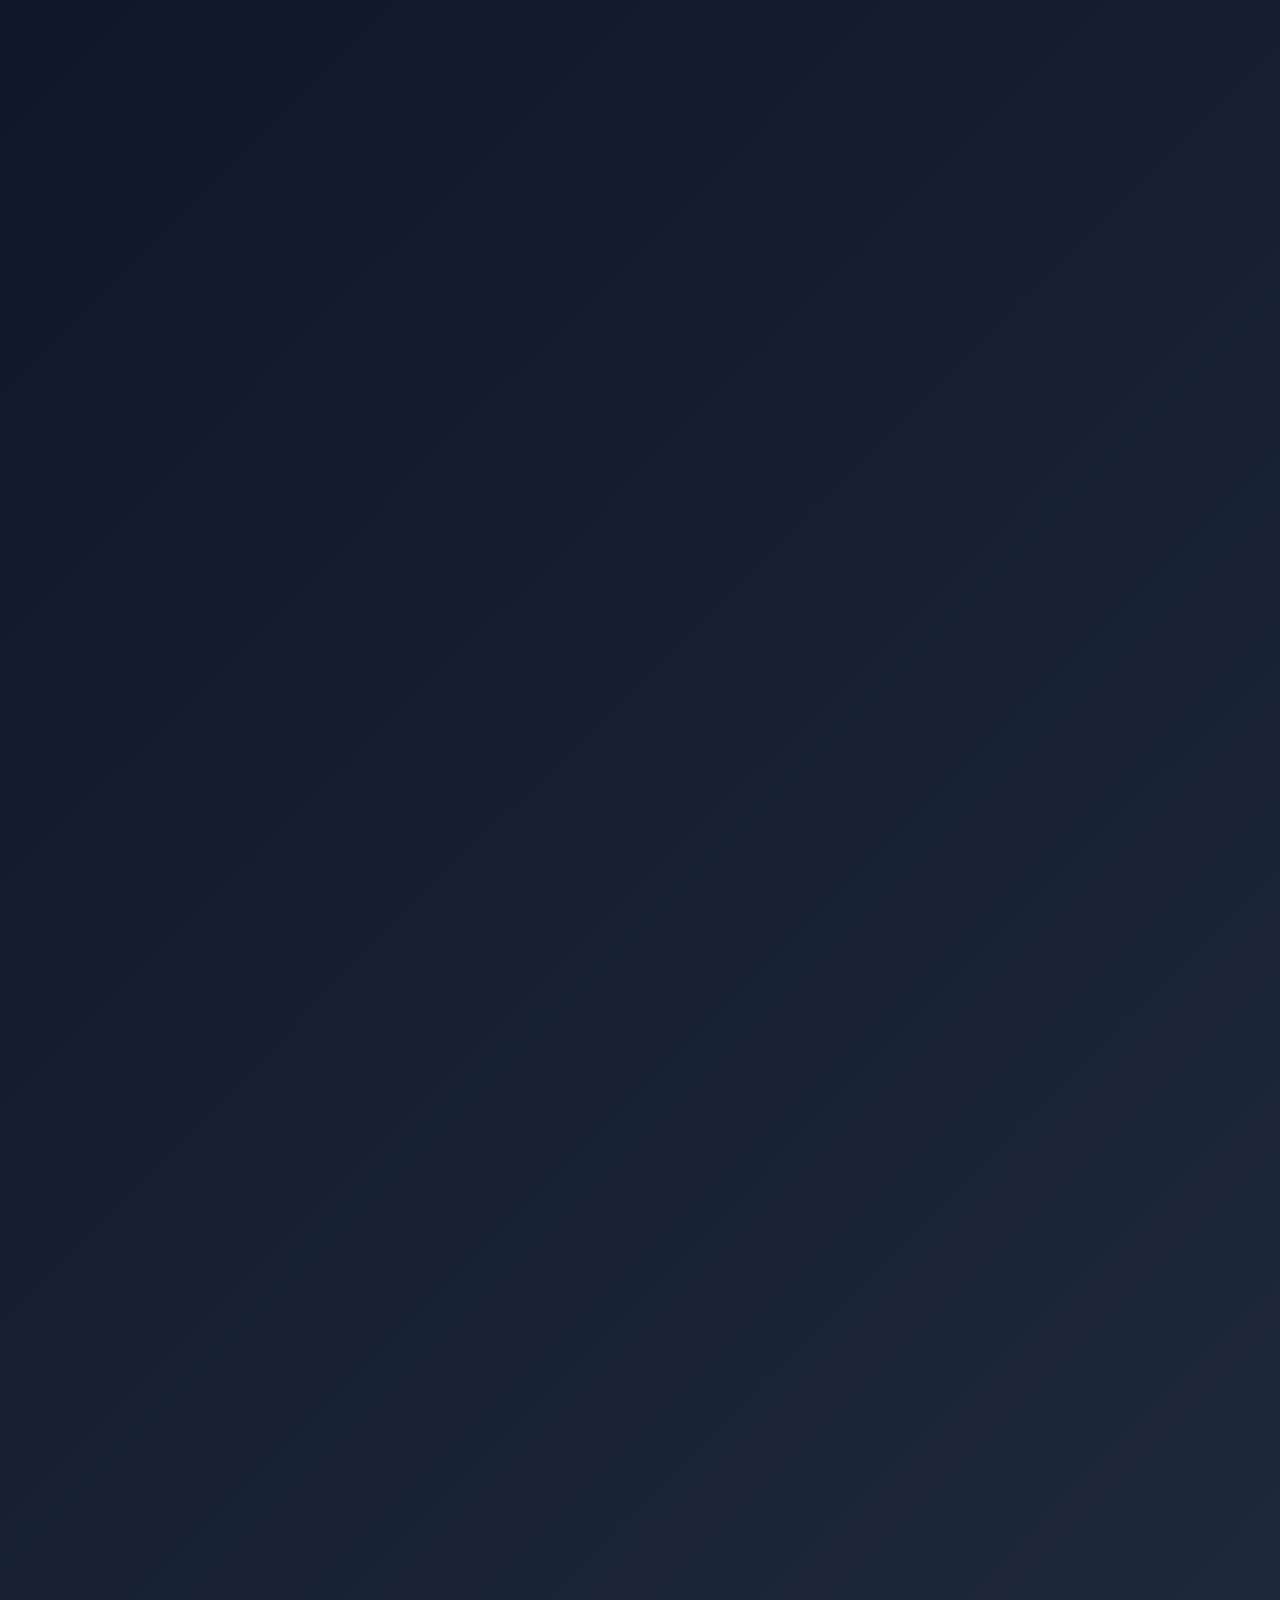
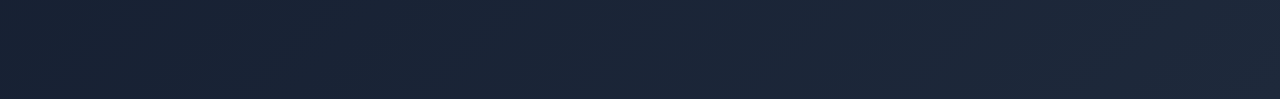
<file: slide3.html>
<!DOCTYPE html>
<html lang="en">
<head>
    <meta charset="UTF-8">
    <meta name="viewport" content="width=device-width, initial-scale=1.0">
    <title>Data Analysis & Business Insights - Term Deposit Prediction</title>
    <style>
        :root {
            --primary-bg: linear-gradient(135deg, #0f172a 0%, #1e293b 100%);
            --secondary-bg: linear-gradient(135deg, #1e2a3a 0%, #2d3748 100%);
            --card-bg: linear-gradient(135deg, #0f172a 0%, #1e293b 100%);
            --blue-gradient: linear-gradient(135deg, #3b82f6 0%, #1d4ed8 100%);
            --blue-light: linear-gradient(135deg, #60a5fa 0%, #3b82f6 100%);
            --amber-gradient: linear-gradient(135deg, #f59e0b 0%, #d97706 100%);
            --green-gradient: linear-gradient(135deg, #10b981 0%, #059669 100%);
            --text-primary: #ffffff;
            --text-secondary: #cbd5e0;
            --text-muted: #94a3b8;
            --accent-blue: #3b82f6;
            --accent-light: #60a5fa;
            --accent-amber: #f59e0b;
            --accent-green: #10b981;
            --shadow-sm: 0 4px 20px rgba(0, 0, 0, 0.3);
            --shadow-md: 0 8px 32px rgba(0, 0, 0, 0.3);
            --shadow-lg: 0 12px 40px rgba(0, 0, 0, 0.4);
            --border-blue: rgba(59, 130, 246, 0.2);
            --border-amber: rgba(245, 158, 11, 0.2);
            --border-green: rgba(16, 185, 129, 0.2);
            
            --timing-fast: 0.3s;
            --timing-medium: 0.6s;
            --timing-slow: 1.2s;
            --easing-smooth: cubic-bezier(0.4, 0, 0.2, 1);
            --easing-bounce: cubic-bezier(0.68, -0.55, 0.265, 1.55);
            --easing-tech: cubic-bezier(0.25, 0.46, 0.45, 0.94);
        }

        * {
            margin: 0;
            padding: 0;
            box-sizing: border-box;
        }

        body {
            font-family: 'Segoe UI', Tahoma, Geneva, Verdana, sans-serif;
            background: var(--primary-bg);
            color: var(--text-primary);
            min-height: 100vh;
            overflow: auto;
        }

        .slide-container {
            width: 100vw;
            min-height: 100vh;
            display: flex;
            flex-direction: column;
        }

        .slide-header {
            position: fixed;
            top: 20px;
            right: 20px;
            background: rgba(45, 55, 72, 0.9);
            backdrop-filter: blur(10px);
            padding: 8px 16px;
            border-radius: 6px;
            font-size: 14px;
            color: var(--text-secondary);
            border: 1px solid var(--border-blue);
            z-index: 100;
            opacity: 0;
            animation: slideHeader var(--timing-medium) var(--easing-smooth) 0.2s forwards;
        }

        .header {
            background: var(--secondary-bg);
            padding: 2rem 2rem 1.5rem 2rem;
            text-align: center;
            box-shadow: var(--shadow-sm);
            flex-shrink: 0;
            opacity: 0;
            transform: translateY(-50px);
            animation: revealHeader var(--timing-slow) var(--easing-smooth) 0s forwards;
        }

        .header h1 {
            font-size: 2.8rem;
            font-weight: 700;
            color: var(--accent-light);
            margin-bottom: 0.8rem;
            text-shadow: 0 2px 10px rgba(96, 165, 250, 0.3);
            opacity: 0;
            transform: translateY(20px);
            animation: revealTitle var(--timing-medium) var(--easing-bounce) 0.6s forwards;
        }

        .subtitle {
            font-size: 1.3rem;
            color: var(--text-secondary);
            font-weight: 300;
            max-width: 1000px;
            margin: 0 auto;
            opacity: 0;
            transform: translateY(15px);
            animation: revealSubtitle var(--timing-medium) var(--easing-smooth) 1s forwards;
        }

        .content {
            flex: 1;
            padding: 3rem;
            display: flex;
            flex-direction: column;
            align-items: center;
            justify-content: center;
            opacity: 0;
            animation: revealContent var(--timing-slow) var(--easing-smooth) 1.4s forwards;
        }

        /* Main Analysis Card - Centered and Expanded */
        .analysis-card {
            background: var(--secondary-bg);
            padding: 3rem;
            border-radius: 16px;
            box-shadow: var(--shadow-lg);
            border: 1px solid var(--border-amber);
            transition: all var(--timing-fast) var(--easing-smooth);
            max-width: 1600px;
            width: 100%;
            transform: translateY(30px);
            opacity: 0;
            animation: revealMainCard var(--timing-medium) var(--easing-smooth) 1.8s forwards;
            position: relative;
            overflow: hidden;
        }

        .analysis-card::before {
            content: '';
            position: absolute;
            top: 0;
            left: 0;
            width: 100%;
            height: 6px;
            background: var(--amber-gradient);
            transform: scaleX(0);
            animation: slideTopBar var(--timing-slow) var(--easing-tech) 2.2s forwards;
        }

        .analysis-card:hover {
            transform: translateY(-5px);
            box-shadow: var(--shadow-lg), 0 0 50px rgba(245, 158, 11, 0.2);
            border-color: rgba(245, 158, 11, 0.6);
        }

        .card-header {
            display: flex;
            align-items: center;
            gap: 1.5rem;
            margin-bottom: 2.5rem;
            text-align: center;
            justify-content: center;
        }

        .card-icon {
            font-size: 3rem;
            color: var(--accent-amber);
            opacity: 0;
            transform: scale(0);
            animation: revealIcon var(--timing-fast) var(--easing-bounce) 2.6s forwards;
        }

        .card-title {
            font-size: 2.2rem;
            font-weight: 700;
            color: var(--text-primary);
            margin-bottom: 0.3rem;
        }

        .card-subtitle {
            font-size: 1.2rem;
            color: var(--text-muted);
            font-weight: 400;
        }

        /* Enhanced Grid Table */
        .analysis-grid {
            background: var(--card-bg);
            border-radius: 12px;
            overflow: hidden;
            border: 1px solid var(--border-amber);
            opacity: 0;
            transform: translateY(20px);
            animation: slideInTable var(--timing-medium) var(--easing-smooth) 3s forwards;
            box-shadow: var(--shadow-md);
        }

        .grid-header {
            display: grid;
            grid-template-columns: 1fr 1fr 1.5fr 1.2fr 1.8fr;
            background: var(--amber-gradient);
            color: white;
            font-weight: 700;
            font-size: 0.95rem;
            text-align: center;
        }

        .grid-header-cell {
            padding: 1.2rem 0.6rem;
            border-right: 1px solid rgba(255, 255, 255, 0.2);
            display: flex;
            align-items: center;
            justify-content: center;
            gap: 0.4rem;
            text-transform: uppercase;
            letter-spacing: 0.3px;
            line-height: 1.2;
        }

        .grid-header-cell:last-child {
            border-right: none;
        }

        .grid-header-icon {
            font-size: 1.1rem;
        }

        .grid-row {
            display: grid;
            grid-template-columns: 1fr 1fr 1.5fr 1.2fr 1.8fr;
            border-bottom: 1px solid rgba(245, 158, 11, 0.15);
            transition: all var(--timing-fast) var(--easing-smooth);
            opacity: 0;
            transform: translateX(-30px);
            min-height: 100px;
        }

        .grid-row:nth-child(2) { animation: slideInGridRow var(--timing-fast) var(--easing-smooth) 3.4s forwards; }
        .grid-row:nth-child(3) { animation: slideInGridRow var(--timing-fast) var(--easing-smooth) 3.7s forwards; }
        .grid-row:nth-child(4) { animation: slideInGridRow var(--timing-fast) var(--easing-smooth) 4s forwards; }
        .grid-row:nth-child(5) { animation: slideInGridRow var(--timing-fast) var(--easing-smooth) 4.3s forwards; }
        .grid-row:nth-child(6) { animation: slideInGridRow var(--timing-fast) var(--easing-smooth) 4.6s forwards; }
        .grid-row:nth-child(7) { animation: slideInGridRow var(--timing-fast) var(--easing-smooth) 4.9s forwards; }
        .grid-row:nth-child(8) { animation: slideInGridRow var(--timing-fast) var(--easing-smooth) 5.2s forwards; }
        .grid-row:nth-child(9) { animation: slideInGridRow var(--timing-fast) var(--easing-smooth) 5.5s forwards; }
        .grid-row:nth-child(10) { animation: slideInGridRow var(--timing-fast) var(--easing-smooth) 5.8s forwards; }

        .grid-row:hover {
            background: rgba(245, 158, 11, 0.08);
            transform: translateX(5px);
        }

        .grid-row:last-child {
            border-bottom: none;
        }

        .grid-cell {
            padding: 1rem 0.8rem;
            font-size: 0.85rem;
            line-height: 1.3;
            border-right: 1px solid rgba(245, 158, 11, 0.1);
            display: flex;
            align-items: center;
            color: var(--text-secondary);
        }

        .grid-cell:last-child {
            border-right: none;
        }

        .grid-cell.feature {
            font-weight: 700;
            color: var(--text-primary);
            font-size: 0.9rem;
        }

        .grid-cell.issue {
            color: var(--accent-amber);
            font-weight: 600;
        }

        .grid-cell.finding {
            color: var(--accent-light);
            font-weight: 500;
        }

        .grid-cell.solution {
            color: var(--accent-green);
            font-weight: 600;
        }

        .grid-cell.business {
            color: var(--text-primary);
            font-weight: 600;
            background: rgba(59, 130, 246, 0.05);
        }

        /* Highlight important numbers */
        .big-number-small {
            font-size: 1.1rem;
            font-weight: 800;
            color: var(--accent-amber);
            margin-right: 0.2rem;
        }

        .highlight-number {
            font-size: 1rem;
            font-weight: 800;
            color: var(--accent-light);
        }

        /* Key Insights Summary - Positioned below the grid */
        .insights-summary {
            margin-top: 3rem;
            background: rgba(59, 130, 246, 0.05);
            padding: 2rem;
            border-radius: 12px;
            border-left: 4px solid var(--accent-blue);
            opacity: 0;
            transform: translateY(20px);
            animation: revealSummary var(--timing-medium) var(--easing-smooth) 6.2s forwards;
        }

        .summary-title {
            font-size: 1.6rem;
            color: var(--accent-blue);
            margin-bottom: 1.2rem;
            font-weight: 700;
            display: flex;
            align-items: center;
            gap: 0.8rem;
        }

        .summary-content {
            display: grid;
            grid-template-columns: repeat(3, 1fr);
            gap: 2rem;
        }

        .summary-item {
            background: var(--card-bg);
            padding: 1.5rem;
            border-radius: 10px;
            border: 1px solid var(--border-blue);
            transition: all var(--timing-fast) var(--easing-smooth);
            opacity: 0;
            transform: translateY(20px);
            position: relative;
            overflow: hidden;
        }

        .summary-item::before {
            content: '';
            position: absolute;
            top: 0;
            left: 0;
            width: 100%;
            height: 3px;
            transform: scaleX(0);
            transition: transform var(--timing-medium) var(--easing-smooth);
        }

        .summary-item.targeting::before { background: var(--blue-gradient); }
        .summary-item.efficiency::before { background: var(--green-gradient); }
        .summary-item.opportunity::before { background: var(--amber-gradient); }

        .summary-item:nth-child(1) { animation: slideInSummary var(--timing-fast) var(--easing-smooth) 6.6s forwards; }
        .summary-item:nth-child(2) { animation: slideInSummary var(--timing-fast) var(--easing-smooth) 6.9s forwards; }
        .summary-item:nth-child(3) { animation: slideInSummary var(--timing-fast) var(--easing-smooth) 7.2s forwards; }

        .summary-item:hover {
            transform: translateY(-5px);
            box-shadow: 0 8px 25px rgba(59, 130, 246, 0.2);
        }

        .summary-item:hover::before {
            transform: scaleX(1);
        }

        .summary-item-header {
            display: flex;
            align-items: center;
            gap: 0.8rem;
            margin-bottom: 1rem;
        }

        .summary-icon {
            font-size: 1.8rem;
        }

        .summary-item-title {
            font-weight: 700;
            font-size: 1.2rem;
            color: var(--text-primary);
        }

        .summary-text {
            color: var(--text-secondary);
            font-size: 1rem;
            line-height: 1.5;
        }

        .navigation {
            position: fixed;
            bottom: 2rem;
            right: 2rem;
            display: flex;
            gap: 1rem;
            z-index: 100;
            opacity: 0;
            transform: translateY(20px);
            animation: revealNavigation var(--timing-medium) var(--easing-smooth) 7.6s forwards;
        }

        .nav-btn {
            background: var(--blue-gradient);
            color: white;
            border: none;
            padding: 0.8rem 1.5rem;
            border-radius: 10px;
            cursor: pointer;
            font-size: 1rem;
            font-weight: 600;
            transition: all var(--timing-fast) var(--easing-smooth);
            box-shadow: 0 4px 20px rgba(59, 130, 246, 0.3);
            position: relative;
            overflow: hidden;
        }

        .nav-btn::before {
            content: '';
            position: absolute;
            top: 0;
            left: -100%;
            width: 100%;
            height: 100%;
            background: linear-gradient(90deg, transparent, rgba(255,255,255,0.2), transparent);
            transition: left var(--timing-medium) var(--easing-smooth);
        }

        .nav-btn:hover {
            transform: translateY(-3px);
            box-shadow: 0 8px 30px rgba(59, 130, 246, 0.5);
            background: var(--blue-light);
        }

        .nav-btn:hover::before {
            left: 100%;
        }

        /* Keyframe Animations */
        @keyframes slideHeader {
            from { opacity: 0; transform: translateY(-20px); }
            to { opacity: 1; transform: translateY(0); }
        }

        @keyframes revealHeader {
            from { opacity: 0; transform: translateY(-50px); }
            to { opacity: 1; transform: translateY(0); }
        }

        @keyframes revealTitle {
            from { opacity: 0; transform: translateY(20px); }
            to { opacity: 1; transform: translateY(0); }
        }

        @keyframes revealSubtitle {
            from { opacity: 0; transform: translateY(15px); }
            to { opacity: 1; transform: translateY(0); }
        }

        @keyframes revealContent {
            from { opacity: 0; }
            to { opacity: 1; }
        }

        @keyframes revealMainCard {
            from { opacity: 0; transform: translateY(30px); }
            to { opacity: 1; transform: translateY(0); }
        }

        @keyframes slideTopBar {
            from { transform: scaleX(0); }
            to { transform: scaleX(1); }
        }

        @keyframes revealIcon {
            from { opacity: 0; transform: scale(0); }
            to { opacity: 1; transform: scale(1); }
        }

        @keyframes slideInTable {
            from { opacity: 0; transform: translateY(20px); }
            to { opacity: 1; transform: translateY(0); }
        }

        @keyframes slideInGridRow {
            from { opacity: 0; transform: translateX(-30px); }
            to { opacity: 1; transform: translateX(0); }
        }

        @keyframes revealSummary {
            from { opacity: 0; transform: translateY(20px); }
            to { opacity: 1; transform: translateY(0); }
        }

        @keyframes slideInSummary {
            from { opacity: 0; transform: translateY(20px); }
            to { opacity: 1; transform: translateY(0); }
        }

        @keyframes revealNavigation {
            from { opacity: 0; transform: translateY(20px); }
            to { opacity: 1; transform: translateY(0); }
        }

        /* Responsive Design */
        @media (max-width: 1600px) {
            .analysis-card {
                max-width: 1400px;
            }
            
            .grid-header {
                grid-template-columns: 1fr 1fr 1.5fr 1.2fr 1.8fr;
            }

            .grid-row {
                grid-template-columns: 1fr 1fr 1.5fr 1.2fr 1.8fr;
            }

            .grid-cell {
                font-size: 0.8rem;
                padding: 0.9rem 0.7rem;
            }
        }

        @media (max-width: 1400px) {
            .content {
                padding: 2.5rem;
            }
            
            .header h1 { font-size: 2.5rem; }
            .subtitle { font-size: 1.2rem; }

            .analysis-card {
                padding: 2.5rem;
                max-width: 1200px;
            }

            .grid-cell {
                font-size: 0.78rem;
                padding: 0.8rem 0.6rem;
            }
        }

        @media (max-width: 768px) {
            .content {
                padding: 2rem;
            }

            .analysis-card {
                padding: 2rem;
            }
            
            .header {
                padding: 1.5rem;
            }
            
            .header h1 { 
                font-size: 2.2rem; 
            }
            
            .subtitle { 
                font-size: 1.1rem; 
            }

            .card-header {
                flex-direction: column;
                gap: 1rem;
                text-align: center;
            }

            .card-icon {
                font-size: 2.5rem;
            }

            .card-title {
                font-size: 2rem;
            }

            .card-subtitle {
                font-size: 1.1rem;
            }

            /* Mobile grid adjustments */
            .grid-header {
                grid-template-columns: 1fr;
                gap: 1px;
            }

            .grid-row {
                grid-template-columns: 1fr;
                gap: 1px;
                min-height: auto;
            }

            .grid-header-cell,
            .grid-cell {
                text-align: left;
                border-right: none;
                border-bottom: 1px solid rgba(245, 158, 11, 0.1);
                justify-content: flex-start;
            }

            .grid-cell {
                padding: 1rem;
                font-size: 0.9rem;
            }

            .summary-content {
                grid-template-columns: 1fr;
                gap: 1.5rem;
            }
            
            .navigation {
                bottom: 1rem;
                right: 1rem;
                gap: 0.5rem;
            }
            
            .nav-btn {
                padding: 0.6rem 1.2rem;
                font-size: 0.9rem;
            }
        }

        @media (max-height: 900px) {
            .header { 
                padding: 1.5rem 2rem; 
            }
            
            .content { 
                padding: 2rem; 
            }

            .analysis-card {
                padding: 2rem;
            }
        }

        @media (prefers-reduced-motion: reduce) {
            *, *::before, *::after {
                animation-duration: 0.01ms !important;
                animation-iteration-count: 1 !important;
                transition-duration: 0.01ms !important;
            }
        }
    </style>
</head>
<body>
    <div class="slide-container">
        <div class="slide-header">
            Slide 3 of 10
        </div>

        <header class="header">
            <h1>Data Analysis & Business Insights</h1>
            <p class="subtitle">
                Comprehensive feature analysis revealing critical business opportunities and data quality solutions
            </p>
        </header>

        <main class="content">
            <!-- Centered Data Analysis Card -->
            <div class="analysis-card">
                <div class="card-header">
                    <div class="card-icon">📊</div>
                    <div>
                        <div class="card-title">Feature Analysis & Strategic Insights</div>
                        <div class="card-subtitle">Business Intelligence from Data Exploration</div>
                    </div>
                </div>
                
                <div class="analysis-grid">
                    <div class="grid-header">
                        <div class="grid-header-cell">
                            <span class="grid-header-icon">🔍</span>
                            <span>Feature</span>
                        </div>
                        <div class="grid-header-cell">
                            <span class="grid-header-icon">⚠️</span>
                            <span>Data Quality Issues</span>
                        </div>
                        <div class="grid-header-cell">
                            <span class="grid-header-icon">💡</span>
                            <span>Key Findings</span>
                        </div>
                        <div class="grid-header-cell">
                            <span class="grid-header-icon">⚙️</span>
                            <span>Solutions</span>
                        </div>
                        <div class="grid-header-cell">
                            <span class="grid-header-icon">💼</span>
                            <span>Business Implications</span>
                        </div>
                    </div>
                    
                    <div class="grid-row">
                        <div class="grid-cell feature">Subscription (Target Variable)</div>
                        <div class="grid-cell issue">NIL</div>
                        <div class="grid-cell finding"><span class="big-number-small">90%</span> class imbalance. <span class="highlight-number">11.3%</span> Average subscription rate</div>
                        <div class="grid-cell solution">Implement F2-scoring with recall emphasis. Use balanced ML models. Utilize stratified splitting</div>
                        <div class="grid-cell business">High class imbalance may signify low campaign efficiency. Need to understand why conversion rates are low</div>
                    </div>
                    
                    <div class="grid-row">
                        <div class="grid-cell feature">Client ID</div>
                        <div class="grid-cell issue">NIL</div>
                        <div class="grid-cell finding">Shows temporal correlation. Larger client ID = higher subscription probability</div>
                        <div class="grid-cell solution">Ignore. Correlation ≠ causation</div>
                        <div class="grid-cell business">Marketing team efforts improving. Find out what they've done well</div>
                    </div>
                    
                    <div class="grid-row">
                        <div class="grid-cell feature">Campaign Calls</div>
                        <div class="grid-cell issue">Negative Values</div>
                        <div class="grid-cell finding">Inverse relationship between calls and subscription. <span class="highlight-number">7-day</span> follow-up window optimal</div>
                        <div class="grid-cell solution">Absolute value conversion</div>
                        <div class="grid-cell business">Reduce resources on multiple calls. Keep hot leads hot with quick follow-up</div>
                    </div>
                    
                    <div class="grid-row">
                        <div class="grid-cell feature">Previous Contact Days</div>
                        <div class="grid-cell issue">Special Code (999 = never)</div>
                        <div class="grid-cell finding">Previously contacted clients <span class="highlight-number">7x</span> more likely to subscribe</div>
                        <div class="grid-cell solution">Create 999 as feature flag</div>
                        <div class="grid-cell business">Marketing needs active follow-up lists. Continue nurturing even failed conversions</div>
                    </div>
                    
                    <div class="grid-row">
                        <div class="grid-cell feature">Personal, Housing Loan, Credit Default</div>
                        <div class="grid-cell issue">Significant missing data. Extreme imbalance (only 3 credit defaults)</div>
                        <div class="grid-cell finding">No correlation between missingness and subscription rate</div>
                        <div class="grid-cell solution">Convert missing to 'unknown' category</div>
                        <div class="grid-cell business">Bank should gather financial data from credit bureaus. Financials likely significant predictors</div>
                    </div>
                    
                    <div class="grid-row">
                        <div class="grid-cell feature">Age</div>
                        <div class="grid-cell issue">Outliers (150 years)</div>
                        <div class="grid-cell finding">Distinct U-shape curve. Younger and older clients more likely to subscribe</div>
                        <div class="grid-cell solution">Median Imputation</div>
                        <div class="grid-cell business">Target younger and older clients. Investigate why middle-aged have low rates</div>
                    </div>
                    
                    <div class="grid-row">
                        <div class="grid-cell feature">Occupation</div>
                        <div class="grid-cell issue">Spelling issues, confusing categories (entrepreneur vs self-employed)</div>
                        <div class="grid-cell finding">Students and Retirees highest subscription rates. Weak correlation overall</div>
                        <div class="grid-cell solution">Recategorize and group similar occupations</div>
                        <div class="grid-cell business">Advise marketing on clearer occupation distinctions</div>
                    </div>
                    
                    <div class="grid-row">
                        <div class="grid-cell feature">Education</div>
                        <div class="grid-cell issue">Large number of categories that can be grouped</div>
                        <div class="grid-cell finding">Weak correlation with target variable</div>
                        <div class="grid-cell solution">Recategorize and reduce categories</div>
                        <div class="grid-cell business">NA</div>
                    </div>
                    
                    <div class="grid-row">
                        <div class="grid-cell feature">Marital Status</div>
                        <div class="grid-cell issue">"Unknown" category</div>
                        <div class="grid-cell finding">Weak correlation. Single people highest subscription rate</div>
                        <div class="grid-cell solution">Convert to binary 'is_single'</div>
                        <div class="grid-cell business">Find out why married/divorced have low subscription rates</div>
                    </div>
                </div>

                <!-- Key Insights Summary -->
                <div class="insights-summary">
                    <h3 class="summary-title">
                        🎯 Strategic Business Takeaways
                    </h3>
                    <div class="summary-content">
                        <div class="summary-item targeting">
                            <div class="summary-item-header">
                                <div class="summary-icon">🎯</div>
                                <div class="summary-item-title">Target Segments</div>
                            </div>
                            <div class="summary-text">
                                Focus on students, retirees, and single clients. Previous contacts are 7x more valuable - prioritize follow-up campaigns
                            </div>
                        </div>
                        <div class="summary-item efficiency">
                            <div class="summary-item-header">
                                <div class="summary-icon">⚡</div>
                                <div class="summary-item-title">Campaign Efficiency</div>
                            </div>
                            <div class="summary-text">
                                Reduce multiple calls, implement 7-day quick follow-up window, and maintain active prospect nurturing lists
                            </div>
                        </div>
                        <div class="summary-item opportunity">
                            <div class="summary-item-header">
                                <div class="summary-icon">💰</div>
                                <div class="summary-item-title">Data Enhancement</div>
                            </div>
                            <div class="summary-text">
                                Invest in financial data from credit bureaus. Current 11.3% conversion suggests significant improvement potential
                            </div>
                        </div>
                    </div>
                </div>
            </div>
        </main>

        <nav class="navigation">
            <button class="nav-btn" onclick="navigateToSlide('slide2.html')">← Previous</button>
            <button class="nav-btn" onclick="navigateToSlide('index.html')">🏠 Home</button>
            <button class="nav-btn" onclick="navigateToSlide('slide4.html')">Next →</button>
        </nav>
    </div>

    <script>
        function navigateToSlide(url) {
            window.location.href = url;
        }

        // Keyboard navigation
        document.addEventListener('keydown', (e) => {
            const keyActions = {
                'ArrowLeft': () => navigateToSlide('slide2.html'),
                'Backspace': () => navigateToSlide('slide2.html'),
                'ArrowRight': () => navigateToSlide('slide4.html'),
                ' ': () => navigateToSlide('slide4.html'),
                'h': () => navigateToSlide('index.html'),
                'H': () => navigateToSlide('index.html'),
                'f': () => document.documentElement.requestFullscreen?.(),
                'F': () => document.documentElement.requestFullscreen?.(),
                '0': () => navigateToSlide('slide10.html')
            };
            
            if (e.key >= '1' && e.key <= '9') {
                navigateToSlide(`slide${e.key}.html`);
            } else if (keyActions[e.key]) {
                e.preventDefault();
                keyActions[e.key]();
            }
        });
    </script>
</body>
</html>
</file>
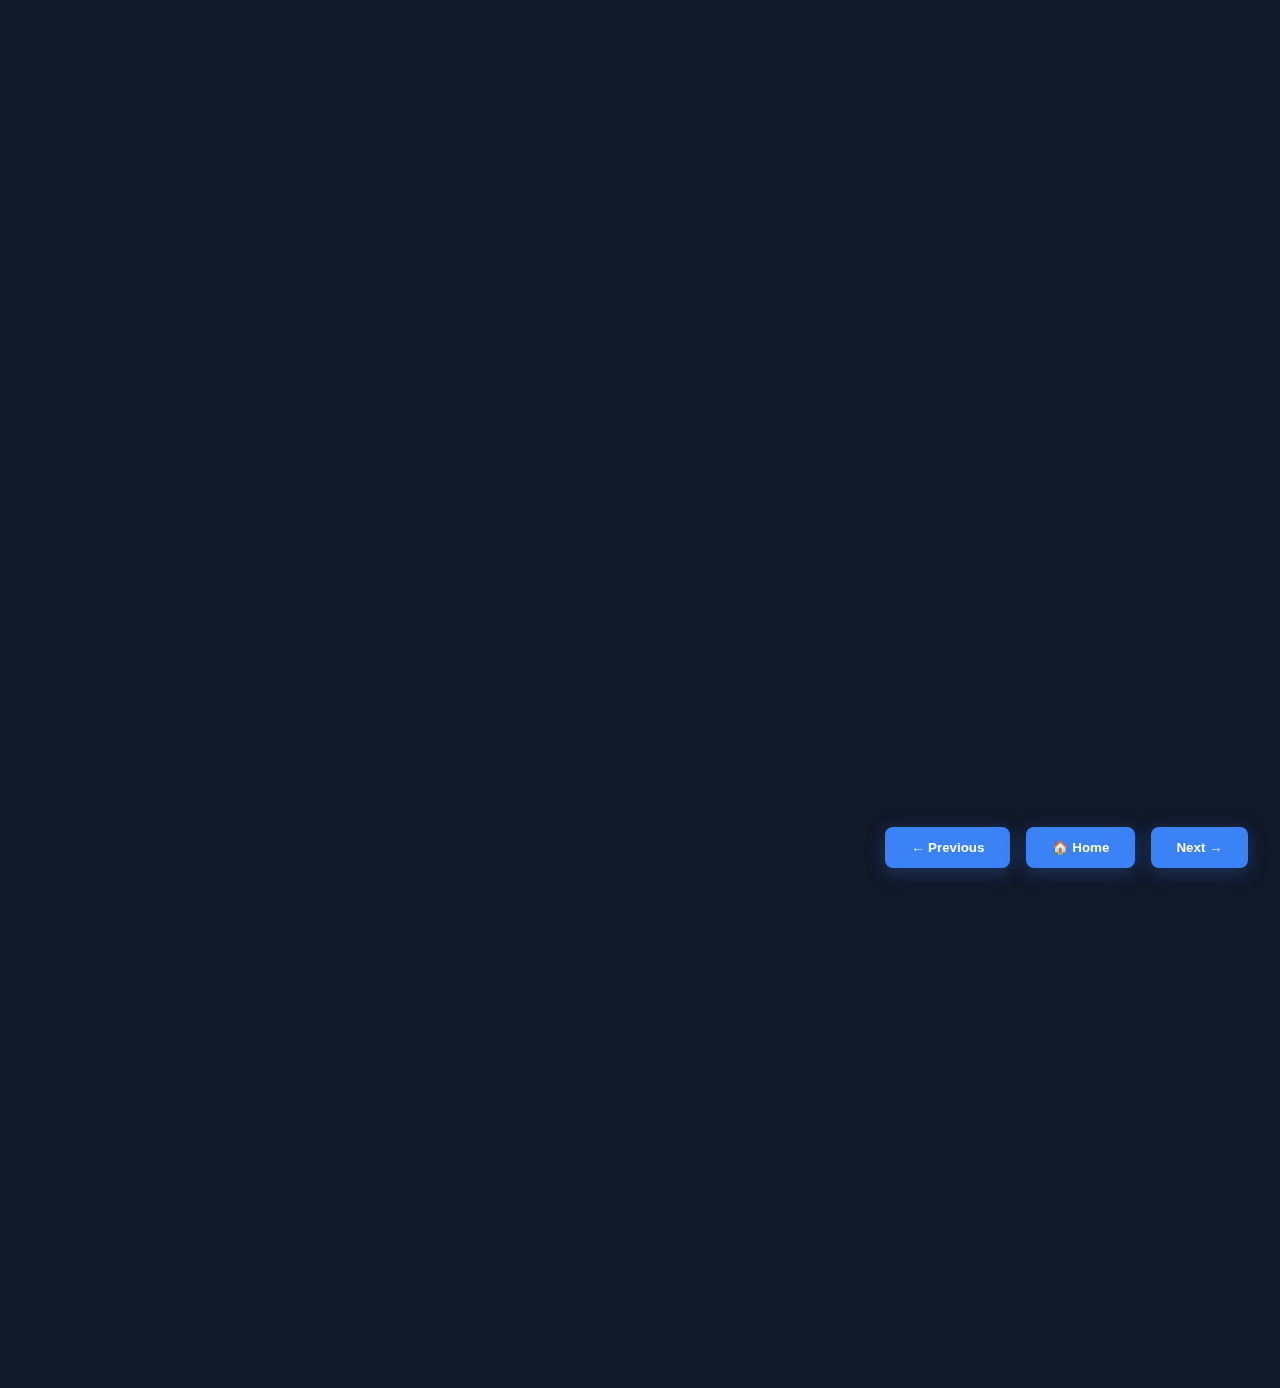
<file: slide6.html>
<!DOCTYPE html>
<html lang="en">
<head>
    <meta charset="UTF-8">
    <meta name="viewport" content="width=device-width, initial-scale=1.0">
    <title>Performance Results - Bank Marketing ML Project</title>
    <style>
        /* 🎨 1. DESIGN FOUNDATION - Consistent Variables */
        :root {
            --primary-bg: #111827;
            --secondary-bg: #1f2937;
            --accent-blue: #3b82f6;
            --accent-light: #60a5fa;
            --blue-light: #1d4ed8;
            --text-primary: #f9fafb;
            --text-secondary: #d1d5db;
            --text-muted: #9ca3af;
            --border-blue: rgba(59, 130, 246, 0.3);
            --shadow-sm: 0 2px 8px rgba(0, 0, 0, 0.3);
            --shadow-md: 0 8px 25px rgba(0, 0, 0, 0.4);
            --shadow-lg: 0 20px 40px rgba(0, 0, 0, 0.6);
            --timing-fast: 0.3s;
            --timing-medium: 0.6s;
            --timing-slow: 1.2s;
            --easing-smooth: cubic-bezier(0.4, 0, 0.2, 1);
            --easing-bounce: cubic-bezier(0.68, -0.55, 0.265, 1.55);
            
            /* Crown colors */
            --gold: #ffd700;
            --gold-dark: #ffb700;
            --silver: #c0c0c0;
            --silver-dark: #a0a0a0;
            --bronze: #cd7f32;
            --bronze-dark: #b8692a;
        }

        * {
            margin: 0;
            padding: 0;
            box-sizing: border-box;
        }

        body {
            font-family: 'Inter', -apple-system, BlinkMacSystemFont, 'Segoe UI', Roboto, sans-serif;
            background: var(--primary-bg);
            color: var(--text-primary);
            line-height: 1.6;
            overflow-x: hidden;
        }

        .container {
            min-height: 100vh;
            display: flex;
            flex-direction: column;
        }

        /* 🚀 2. SEQUENTIAL REVEAL SYSTEM */
        .header {
            background: var(--secondary-bg);
            padding: 2rem 2rem 1.5rem 2rem;
            text-align: center;
            box-shadow: var(--shadow-sm);
            flex-shrink: 0;
            opacity: 0;
            transform: translateY(-50px);
            animation: revealHeader var(--timing-slow) var(--easing-smooth) 0s forwards;
        }

        .header h1 {
            font-size: 2.8rem;
            font-weight: 700;
            color: var(--accent-light);
            margin-bottom: 0.8rem;
            text-shadow: 0 2px 10px rgba(96, 165, 250, 0.3);
            opacity: 0;
            transform: translateY(20px);
            animation: revealTitle var(--timing-medium) var(--easing-bounce) 0.6s forwards;
        }

        .subtitle {
            font-size: 1.2rem;
            color: var(--text-secondary);
            font-weight: 300;
            max-width: 1000px;
            margin: 0 auto;
            line-height: 1.5;
            opacity: 0;
            transform: translateY(15px);
            animation: revealSubtitle var(--timing-medium) var(--easing-smooth) 1s forwards;
        }

        /* Business Impact Section */
        .business-impact {
            background: linear-gradient(135deg, rgba(16, 185, 129, 0.15), rgba(6, 182, 212, 0.1));
            margin: 2rem;
            padding: 2rem;
            border-radius: 12px;
            border: 1px solid rgba(16, 185, 129, 0.3);
            opacity: 0;
            transform: translateY(30px);
            animation: revealSection var(--timing-medium) var(--easing-smooth) 1.4s forwards;
        }

        .business-impact-title {
            font-size: 2rem;
            color: #10b981;
            margin-bottom: 1.5rem;
            display: flex;
            align-items: center;
            gap: 0.8rem;
            font-weight: 600;
            justify-content: center;
        }

        .business-impact-content {
            display: grid;
            grid-template-columns: 1fr 1fr 1fr;
            gap: 2rem;
            text-align: center;
        }

        .impact-item {
            background: rgba(255, 255, 255, 0.03);
            padding: 1.5rem;
            border-radius: 10px;
            border: 1px solid rgba(255, 255, 255, 0.1);
            transition: all var(--timing-fast) var(--easing-smooth);
            opacity: 0;
            transform: translateY(20px);
        }

        .impact-item:nth-child(1) { animation: slideUp var(--timing-medium) var(--easing-smooth) 1.8s forwards; }
        .impact-item:nth-child(2) { animation: slideUp var(--timing-medium) var(--easing-smooth) 2.0s forwards; }
        .impact-item:nth-child(3) { animation: slideUp var(--timing-medium) var(--easing-smooth) 2.2s forwards; }

        .impact-item:hover {
            background: rgba(16, 185, 129, 0.08);
            transform: translateY(-3px);
            box-shadow: var(--shadow-md);
        }

        .impact-value {
            font-size: 2rem;
            font-weight: 700;
            color: #10b981;
            display: block;
            margin-bottom: 0.5rem;
            font-family: 'SF Mono', Monaco, 'Cascadia Code', 'Roboto Mono', Consolas, 'Courier New', monospace;
        }

        .impact-desc {
            font-size: 1rem;
            color: var(--text-secondary);
            font-weight: 500;
        }

        .content {
            flex: 1;
            padding: 2rem;
            display: grid;
            grid-template-columns: 1fr 1fr;
            gap: 2rem;
            opacity: 0;
            animation: revealContent var(--timing-slow) var(--easing-smooth) 2.4s forwards;
        }

        .section {
            background: var(--secondary-bg);
            padding: 2rem;
            border-radius: 12px;
            box-shadow: var(--shadow-md);
            border: 1px solid var(--border-blue);
            transition: all var(--timing-fast) var(--easing-smooth);
            display: flex;
            flex-direction: column;
            transform: translateY(30px);
            opacity: 0;
        }

        .section.performance {
            animation: revealSection var(--timing-medium) var(--easing-smooth) 2.8s forwards;
        }

        .section.metrics-dashboard {
            animation: revealSection var(--timing-medium) var(--easing-smooth) 3.2s forwards;
        }

        .section:hover {
            transform: translateY(-8px);
            box-shadow: var(--shadow-lg);
            border-color: rgba(59, 130, 246, 0.6);
            background: linear-gradient(135deg, #1f2937 0%, #374151 100%);
        }

        .section-title {
            font-size: 2rem;
            color: var(--accent-blue);
            margin-bottom: 1.5rem;
            display: flex;
            align-items: center;
            gap: 0.8rem;
            font-weight: 600;
        }

        .section-icon {
            width: 1.8rem;
            height: 1.8rem;
            filter: brightness(0) saturate(100%) invert(47%) sepia(82%) saturate(1352%) hue-rotate(204deg) brightness(98%) contrast(91%);
        }

        /* Professional Table-Style Performance Chart */
        .performance-table {
            background: rgba(255, 255, 255, 0.02);
            border-radius: 8px;
            overflow: hidden;
            border: 1px solid rgba(255, 255, 255, 0.1);
        }

        .table-header {
            background: rgba(59, 130, 246, 0.15);
            display: grid;
            grid-template-columns: 60px 1fr 80px 100px;
            gap: 1rem;
            padding: 1rem 1.5rem;
            font-weight: 600;
            font-size: 0.9rem;
            color: var(--accent-light);
            border-bottom: 1px solid rgba(59, 130, 246, 0.3);
            text-transform: uppercase;
            letter-spacing: 0.5px;
        }

        .table-row {
            display: grid;
            grid-template-columns: 60px 1fr 80px 100px;
            gap: 1rem;
            padding: 1rem 1.5rem;
            border-bottom: 1px solid rgba(255, 255, 255, 0.08);
            transition: all var(--timing-fast) var(--easing-smooth);
            opacity: 0;
            transform: translateX(-30px);
            align-items: center;
        }

        /* Staggered animation for table rows */
        .table-row:nth-child(2) { animation: slideInRow var(--timing-medium) var(--easing-smooth) 3.5s forwards; }
        .table-row:nth-child(3) { animation: slideInRow var(--timing-medium) var(--easing-smooth) 3.7s forwards; }
        .table-row:nth-child(4) { animation: slideInRow var(--timing-medium) var(--easing-smooth) 3.9s forwards; }
        .table-row:nth-child(5) { animation: slideInRow var(--timing-medium) var(--easing-smooth) 4.1s forwards; }
        .table-row:nth-child(6) { animation: slideInRow var(--timing-medium) var(--easing-smooth) 4.3s forwards; }
        .table-row:nth-child(7) { animation: slideInRow var(--timing-medium) var(--easing-smooth) 4.5s forwards; }
        .table-row:nth-child(8) { animation: slideInRow var(--timing-medium) var(--easing-smooth) 4.7s forwards; }
        .table-row:nth-child(9) { animation: slideInRow var(--timing-medium) var(--easing-smooth) 4.9s forwards; }
        .table-row:nth-child(10) { animation: slideInRow var(--timing-medium) var(--easing-smooth) 5.1s forwards; }
        .table-row:nth-child(11) { animation: slideInRow var(--timing-medium) var(--easing-smooth) 5.3s forwards; }

        .table-row:hover {
            transform: translateX(5px);
        }

        .table-row:last-child {
            border-bottom: none;
        }

        /* Top 3 performers styling with crown colors */
        .table-row.rank-1 {
            background: linear-gradient(135deg, rgba(255, 215, 0, 0.15), rgba(255, 183, 0, 0.1));
            border-left: 3px solid var(--gold);
        }

        .table-row.rank-1:hover {
            background: linear-gradient(135deg, rgba(255, 215, 0, 0.25), rgba(255, 183, 0, 0.15));
        }

        .table-row.rank-2 {
            background: linear-gradient(135deg, rgba(192, 192, 192, 0.15), rgba(160, 160, 160, 0.1));
            border-left: 3px solid var(--silver);
        }

        .table-row.rank-2:hover {
            background: linear-gradient(135deg, rgba(192, 192, 192, 0.25), rgba(160, 160, 160, 0.15));
        }

        .table-row.rank-3 {
            background: linear-gradient(135deg, rgba(205, 127, 50, 0.15), rgba(184, 105, 42, 0.1));
            border-left: 3px solid var(--bronze);
        }

        .table-row.rank-3:hover {
            background: linear-gradient(135deg, rgba(205, 127, 50, 0.25), rgba(184, 105, 42, 0.15));
        }

        .rank-cell {
            display: flex;
            align-items: center;
            justify-content: center;
            font-weight: 600;
            color: var(--text-secondary);
        }

        .model-cell {
            display: flex;
            align-items: center;
            gap: 0.5rem;
            font-weight: 500;
            color: var(--text-primary);
        }

        .crown-icon {
            font-size: 1.2rem;
            margin-left: 0.3rem;
        }

        .crown-gold {
            color: var(--gold);
            text-shadow: 0 0 8px rgba(255, 215, 0, 0.5);
        }

        .crown-silver {
            color: var(--silver);
            text-shadow: 0 0 8px rgba(192, 192, 192, 0.5);
        }

        .crown-bronze {
            color: var(--bronze);
            text-shadow: 0 0 8px rgba(205, 127, 50, 0.5);
        }

        .score-cell {
            display: flex;
            align-items: center;
            justify-content: center;
            font-family: 'SF Mono', Monaco, 'Cascadia Code', 'Roboto Mono', Consolas, 'Courier New', monospace;
            font-weight: 600;
            font-size: 0.95rem;
            color: var(--text-primary);
        }

        .rank-1 .score-cell {
            color: var(--gold);
            font-weight: 700;
        }

        .rank-2 .score-cell {
            color: var(--silver);
            font-weight: 700;
        }

        .rank-3 .score-cell {
            color: var(--bronze);
            font-weight: 700;
        }

        .indicator-cell {
            display: flex;
            align-items: center;
            justify-content: center;
        }

        .performance-indicator {
            width: 80px;
            height: 6px;
            background: rgba(255, 255, 255, 0.1);
            border-radius: 3px;
            overflow: hidden;
            position: relative;
        }

        .indicator-fill {
            height: 100%;
            background: linear-gradient(90deg, var(--accent-blue), var(--accent-light));
            border-radius: 3px;
            width: 0;
            transition: width 1.5s var(--easing-smooth);
        }

        .rank-1 .indicator-fill {
            background: linear-gradient(90deg, var(--gold-dark), var(--gold));
        }

        .rank-2 .indicator-fill {
            background: linear-gradient(90deg, var(--silver-dark), var(--silver));
        }

        .rank-3 .indicator-fill {
            background: linear-gradient(90deg, var(--bronze-dark), var(--bronze));
        }

        /* Key Metrics Dashboard */
        .dashboard-container {
            display: flex;
            flex-direction: column;
            gap: 1.5rem;
        }

        /* Hero F2 Score Section */
        .hero-metric {
            background: linear-gradient(135deg, rgba(59, 130, 246, 0.2), rgba(96, 165, 250, 0.1));
            padding: 2rem;
            border-radius: 12px;
            border: 1px solid var(--accent-blue);
            text-align: center;
            opacity: 0;
            transform: scale(0.95);
            animation: scaleIn var(--timing-medium) var(--easing-bounce) 3.8s forwards;
        }

        .hero-score {
            font-size: 3.5rem;
            font-weight: 700;
            color: var(--accent-light);
            margin-bottom: 0.5rem;
            font-family: 'SF Mono', Monaco, 'Cascadia Code', 'Roboto Mono', Consolas, 'Courier New', monospace;
        }

        .hero-label {
            font-size: 1.2rem;
            color: var(--text-secondary);
            font-weight: 600;
            margin-bottom: 1rem;
        }

        .hero-description {
            font-size: 0.95rem;
            color: var(--text-secondary);
            line-height: 1.5;
        }

        /* Metrics Grid */
        .metrics-grid {
            display: grid;
            grid-template-columns: 1fr 1fr;
            gap: 1rem;
        }

        .metric-card {
            background: rgba(255, 255, 255, 0.03);
            padding: 1.5rem;
            border-radius: 10px;
            border: 1px solid rgba(255, 255, 255, 0.1);
            transition: all var(--timing-fast) var(--easing-smooth);
            opacity: 0;
            transform: translateY(20px);
        }

        .metric-card:nth-child(1) { animation: slideUp var(--timing-medium) var(--easing-smooth) 4.0s forwards; }
        .metric-card:nth-child(2) { animation: slideUp var(--timing-medium) var(--easing-smooth) 4.2s forwards; }
        .metric-card:nth-child(3) { animation: slideUp var(--timing-medium) var(--easing-smooth) 4.4s forwards; }
        .metric-card:nth-child(4) { animation: slideUp var(--timing-medium) var(--easing-smooth) 4.6s forwards; }

        .metric-card:hover {
            background: rgba(59, 130, 246, 0.08);
            transform: translateY(-3px);
            box-shadow: var(--shadow-md);
        }

        .metric-header {
            display: flex;
            align-items: center;
            justify-content: space-between;
            margin-bottom: 0.8rem;
        }

        .metric-name {
            font-size: 1.1rem;
            font-weight: 600;
            color: var(--accent-light);
        }

        .metric-value {
            font-size: 1.4rem;
            font-weight: 700;
            color: var(--text-primary);
            font-family: 'SF Mono', Monaco, 'Cascadia Code', 'Roboto Mono', Consolas, 'Courier New', monospace;
        }

        .metric-description {
            font-size: 0.85rem;
            color: var(--text-secondary);
            line-height: 1.4;
        }

        /* Navigation */
        .navigation {
            position: fixed;
            bottom: 2rem;
            right: 2rem;
            display: flex;
            gap: 1rem;
            z-index: 1000;
        }

        .nav-btn {
            padding: 0.8rem 1.6rem;
            background: var(--accent-blue);
            color: var(--text-primary);
            border: none;
            border-radius: 8px;
            font-weight: 600;
            cursor: pointer;
            transition: all var(--timing-fast) var(--easing-smooth);
            box-shadow: 0 4px 20px rgba(59, 130, 246, 0.3);
            position: relative;
            overflow: hidden;
        }

        .nav-btn::before {
            content: '';
            position: absolute;
            top: 0;
            left: -100%;
            width: 100%;
            height: 100%;
            background: linear-gradient(90deg, transparent, rgba(255,255,255,0.2), transparent);
            transition: left var(--timing-medium) var(--easing-smooth);
        }

        .nav-btn:hover {
            transform: translateY(-3px);
            box-shadow: 0 8px 30px rgba(59, 130, 246, 0.5);
            background: var(--blue-light);
        }

        .nav-btn:hover::before {
            left: 100%;
        }

        /* Responsive Design */
        @media (max-width: 1400px) {
            .content {
                padding: 1.5rem;
                gap: 1.5rem;
            }
            
            .header h1 { font-size: 2.5rem; }
            .subtitle { font-size: 1.1rem; }
            
            .section-icon {
                width: 1.6rem;
                height: 1.6rem;
            }

            .table-header,
            .table-row {
                padding: 0.8rem 1rem;
                gap: 0.8rem;
            }

            .hero-score { font-size: 3rem; }
        }

        @media (max-width: 768px) {
            .business-impact {
                margin: 1.5rem;
                padding: 1.5rem;
            }

            .business-impact-content {
                grid-template-columns: 1fr;
                gap: 1rem;
            }

            .content {
                grid-template-columns: 1fr;
                gap: 1.5rem;
                padding: 1.5rem;
            }
            
            .header {
                padding: 1.5rem;
            }
            
            .header h1 { 
                font-size: 2.2rem; 
            }
            
            .subtitle { 
                font-size: 1rem; 
            }
            
            .section-icon {
                width: 1.4rem;
                height: 1.4rem;
            }

            .table-header,
            .table-row {
                grid-template-columns: 40px 1fr 70px;
                padding: 0.8rem;
                gap: 0.5rem;
            }

            .indicator-cell {
                display: none;
            }

            .metrics-grid {
                grid-template-columns: 1fr;
                gap: 0.8rem;
            }

            .hero-score { font-size: 2.5rem; }
            
            .navigation {
                bottom: 1rem;
                right: 1rem;
                gap: 0.5rem;
            }
            
            .nav-btn {
                padding: 0.6rem 1.2rem;
                font-size: 0.9rem;
            }
        }

        @media (max-height: 900px) {
            .header { 
                padding: 1.5rem 2rem; 
            }
            
            .content { 
                padding: 1.8rem; 
            }
        }

        @media (prefers-reduced-motion: reduce) {
            *, *::before, *::after {
                animation-duration: 0.01ms !important;
                animation-iteration-count: 1 !important;
                transition-duration: 0.01ms !important;
            }
        }

        /* Keyframe Animations */
        @keyframes revealHeader {
            from { opacity: 0; transform: translateY(-50px); }
            to { opacity: 1; transform: translateY(0); }
        }

        @keyframes revealTitle {
            from { opacity: 0; transform: translateY(20px); }
            to { opacity: 1; transform: translateY(0); }
        }

        @keyframes revealSubtitle {
            from { opacity: 0; transform: translateY(15px); }
            to { opacity: 1; transform: translateY(0); }
        }

        @keyframes revealContent {
            from { opacity: 0; }
            to { opacity: 1; }
        }

        @keyframes revealSection {
            from { opacity: 0; transform: translateY(30px); }
            to { opacity: 1; transform: translateY(0); }
        }

        @keyframes slideInRow {
            from { opacity: 0; transform: translateX(-30px); }
            to { opacity: 1; transform: translateX(0); }
        }

        @keyframes scaleIn {
            from { opacity: 0; transform: scale(0.95); }
            to { opacity: 1; transform: scale(1); }
        }

        @keyframes slideUp {
            from { opacity: 0; transform: translateY(20px); }
            to { opacity: 1; transform: translateY(0); }
        }
    </style>
</head>
<body>
    <div class="container">
        <header class="header">
            <h1>Performance Results</h1>
            <p class="subtitle">
                F2 Score emphasizes recall over precision - optimizing for identifying potential subscribers while minimizing missed opportunities
            </p>
        </header>

        <!-- Business Impact Section -->
        <section class="business-impact">
            <h2 class="business-impact-title">
                <span>📈</span>
                Business Impact of ML Driven Solution
            </h2>
            <div class="business-impact-content">
                <div class="impact-item">
                    <span class="impact-value">~35%</span>
                    <span class="impact-desc">Resource Efficiency</span>
                </div>
                <div class="impact-item">
                    <span class="impact-value">22%</span>
                    <span class="impact-desc">Success Rate (vs 11% baseline)</span>
                </div>
                <div class="impact-item">
                    <span class="impact-value">65%</span>
                    <span class="impact-desc">Call Volume Reduction</span>
                </div>
            </div>
        </section>

        <main class="content">
            <section class="section performance">
                <h2 class="section-title">
                    <svg class="section-icon" viewBox="0 0 24 24" fill="currentColor">
                        <path d="M3 13h8V3H3v10zm0 8h8v-6H3v6zm10 0h8V11h-8v10zm0-18v6h8V3h-8z"/>
                    </svg>
                    Model F2 Performance
                </h2>
                
                <div class="performance-table">
                    <div class="table-header">
                        <div>Rank</div>
                        <div>Model</div>
                        <div>F2 Score</div>
                        <div>Performance</div>
                    </div>
                    
                    <div class="table-row rank-1">
                        <div class="rank-cell">1</div>
                        <div class="model-cell">
                            Best Ensemble
                            <span class="crown-icon crown-gold">👑</span>
                        </div>
                        <div class="score-cell">0.474</div>
                        <div class="indicator-cell">
                            <div class="performance-indicator">
                                <div class="indicator-fill" data-width="100"></div>
                            </div>
                        </div>
                    </div>
                    
                    <div class="table-row rank-2">
                        <div class="rank-cell">2</div>
                        <div class="model-cell">
                            Basic Ensemble
                            <span class="crown-icon crown-silver">👑</span>
                        </div>
                        <div class="score-cell">0.472</div>
                        <div class="indicator-cell">
                            <div class="performance-indicator">
                                <div class="indicator-fill" data-width="96"></div>
                            </div>
                        </div>
                    </div>
                    
                    <div class="table-row rank-3">
                        <div class="rank-cell">3</div>
                        <div class="model-cell">
                            Balanced Bagging
                            <span class="crown-icon crown-bronze">👑</span>
                        </div>
                        <div class="score-cell">0.468</div>
                        <div class="indicator-cell">
                            <div class="performance-indicator">
                                <div class="indicator-fill" data-width="88"></div>
                            </div>
                        </div>
                    </div>
                    
                    <div class="table-row">
                        <div class="rank-cell">4</div>
                        <div class="model-cell">Best Ensemble</div>
                        <div class="score-cell">0.465</div>
                        <div class="indicator-cell">
                            <div class="performance-indicator">
                                <div class="indicator-fill" data-width="82"></div>
                            </div>
                        </div>
                    </div>
                    
                    <div class="table-row">
                        <div class="rank-cell">5</div>
                        <div class="model-cell">Basic Ensemble</div>
                        <div class="score-cell">0.459</div>
                        <div class="indicator-cell">
                            <div class="performance-indicator">
                                <div class="indicator-fill" data-width="70"></div>
                            </div>
                        </div>
                    </div>
                    
                    <div class="table-row">
                        <div class="rank-cell">6</div>
                        <div class="model-cell">Balanced Bagging</div>
                        <div class="score-cell">0.458</div>
                        <div class="indicator-cell">
                            <div class="performance-indicator">
                                <div class="indicator-fill" data-width="68"></div>
                            </div>
                        </div>
                    </div>
                    
                    <div class="table-row">
                        <div class="rank-cell">7</div>
                        <div class="model-cell">XGBoost</div>
                        <div class="score-cell">0.452</div>
                        <div class="indicator-cell">
                            <div class="performance-indicator">
                                <div class="indicator-fill" data-width="56"></div>
                            </div>
                        </div>
                    </div>
                    
                    <div class="table-row">
                        <div class="rank-cell">8</div>
                        <div class="model-cell">Easy Ensemble</div>
                        <div class="score-cell">0.450</div>
                        <div class="indicator-cell">
                            <div class="performance-indicator">
                                <div class="indicator-fill" data-width="52"></div>
                            </div>
                        </div>
                    </div>
                    
                    <div class="table-row">
                        <div class="rank-cell">9</div>
                        <div class="model-cell">Logistic Regression</div>
                        <div class="score-cell">0.447</div>
                        <div class="indicator-cell">
                            <div class="performance-indicator">
                                <div class="indicator-fill" data-width="46"></div>
                            </div>
                        </div>
                    </div>
                    
                    <div class="table-row">
                        <div class="rank-cell">10</div>
                        <div class="model-cell">Random Forest</div>
                        <div class="score-cell">0.425</div>
                        <div class="indicator-cell">
                            <div class="performance-indicator">
                                <div class="indicator-fill" data-width="20"></div>
                            </div>
                        </div>
                    </div>
                </div>
            </section>

            <section class="section metrics-dashboard">
                <h2 class="section-title">
                    <svg class="section-icon" viewBox="0 0 24 24" fill="currentColor">
                        <path d="M9 17H7v-7h2v7zm4 0h-2V7h2v10zm4 0h-2v-4h2v4zm2.5 2.25l1.41-1.41L16 14.42V6.5C16 5.12 14.88 4 13.5 4S11 5.12 11 6.5v1.79l5 5V14.42l2.91 2.92z"/>
                    </svg>
                    Key Performance Analysis
                </h2>
                
                <div class="dashboard-container">
                    <!-- Hero F2 Score -->
                    <div class="hero-metric">
                        <div class="hero-score">0.474</div>
                        <div class="hero-label">F2 Score (Primary Metric)</div>
                        <div class="hero-description">
                            Prioritizes recall over precision - optimal threshold at 0.46 brings meaningful improvement for identifying potential subscribers
                        </div>
                    </div>

                    <!-- Metrics Grid -->
                    <div class="metrics-grid">
                        <div class="metric-card">
                            <div class="metric-header">
                                <span class="metric-name">High Recall</span>
                                <span class="metric-value">0.817</span>
                            </div>
                            <div class="metric-description">
                                Captures 82% of actual subscribers - aligns with business goal of maximizing customer identification and minimizing missed opportunities
                            </div>
                        </div>

                        <div class="metric-card">
                            <div class="metric-header">
                                <span class="metric-name">Lower Precision</span>
                                <span class="metric-value">0.177</span>
                            </div>
                            <div class="metric-description">
                                ~18% of predicted subscribers convert - acceptable trade-off for recall-focused strategy, though some marketing resources target non-converters
                            </div>
                        </div>

                        <div class="metric-card">
                            <div class="metric-header">
                                <span class="metric-name">MCC Score</span>
                                <span class="metric-value">0.212</span>
                            </div>
                            <div class="metric-description">
                                Shows genuine predictive power beyond random chance - reasonable performance considering dataset's class imbalance
                            </div>
                        </div>

                        <div class="metric-card">
                            <div class="metric-header">
                                <span class="metric-name">F1 Score</span>
                                <span class="metric-value">0.291</span>
                            </div>
                            <div class="metric-description">
                                Balanced precision-recall metric confirms model's solid overall performance and validates the recall-focused approach
                            </div>
                        </div>
                    </div>
                </div>
            </section>
        </main>

        <nav class="navigation">
            <button class="nav-btn" onclick="navigateToSlide('slide5.html')">← Previous</button>
            <button class="nav-btn" onclick="navigateToSlide('index.html')">🏠 Home</button>
            <button class="nav-btn" onclick="navigateToSlide('slide7.html')">Next →</button>
        </nav>
    </div>

    <script>
        function navigateToSlide(url) {
            window.location.href = url;
        }

        // Animate performance indicators after table loads
        window.addEventListener('load', () => {
            setTimeout(() => {
                const indicatorFills = document.querySelectorAll('.indicator-fill');
                indicatorFills.forEach(fill => {
                    const width = fill.getAttribute('data-width');
                    fill.style.width = width + '%';
                });
            }, 3500);
        });

        // Keyboard navigation
        document.addEventListener('keydown', (e) => {
            const keyActions = {
                'ArrowLeft': () => navigateToSlide('slide5.html'),
                'Backspace': () => navigateToSlide('slide5.html'),
                'ArrowRight': () => navigateToSlide('slide7.html'),
                ' ': () => navigateToSlide('slide7.html'),
                'h': () => navigateToSlide('index.html'),
                'H': () => navigateToSlide('index.html'),
                'f': () => document.documentElement.requestFullscreen?.(),
                'F': () => document.documentElement.requestFullscreen?.(),
                '0': () => navigateToSlide('slide10.html')
            };
            
            if (e.key >= '1' && e.key <= '9') {
                navigateToSlide(`slide${e.key}.html`);
            } else if (keyActions[e.key]) {
                e.preventDefault();
                keyActions[e.key]();
            }
        });
    </script>
</body>
</html>
</file>
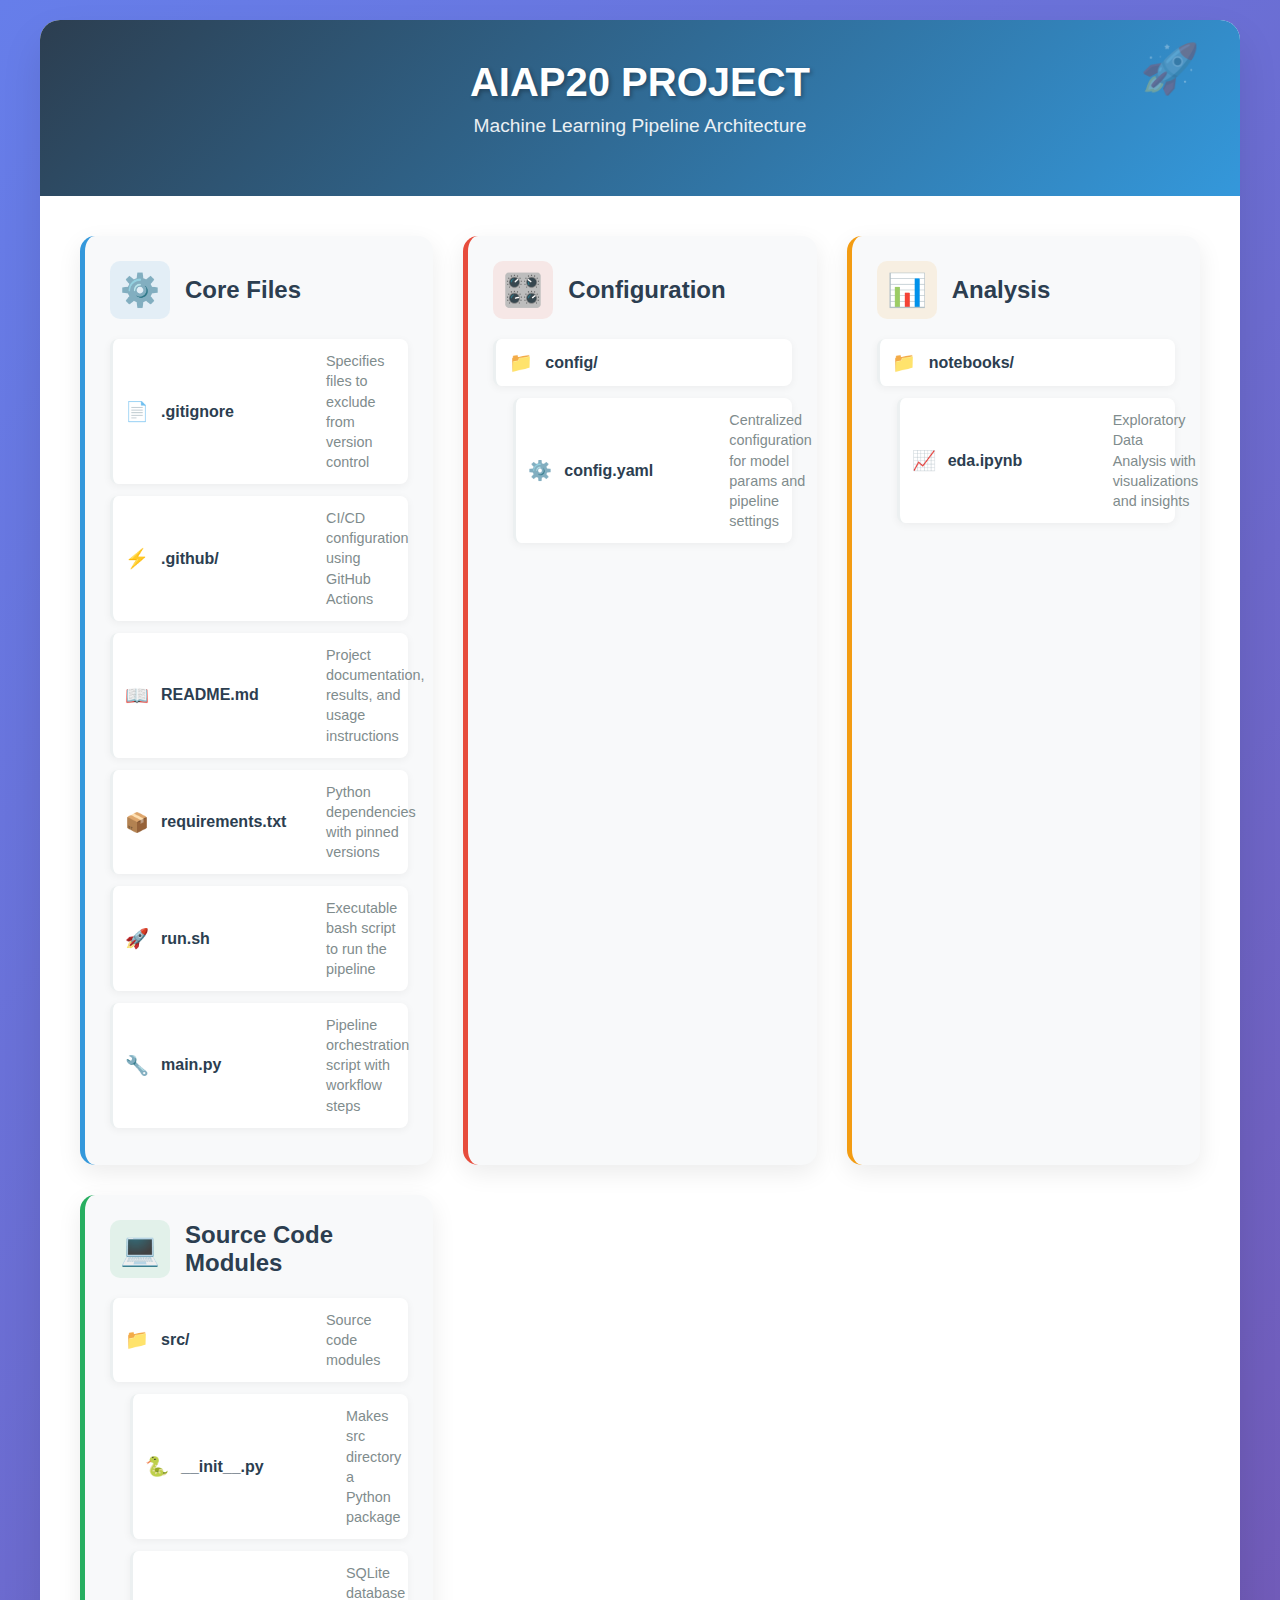
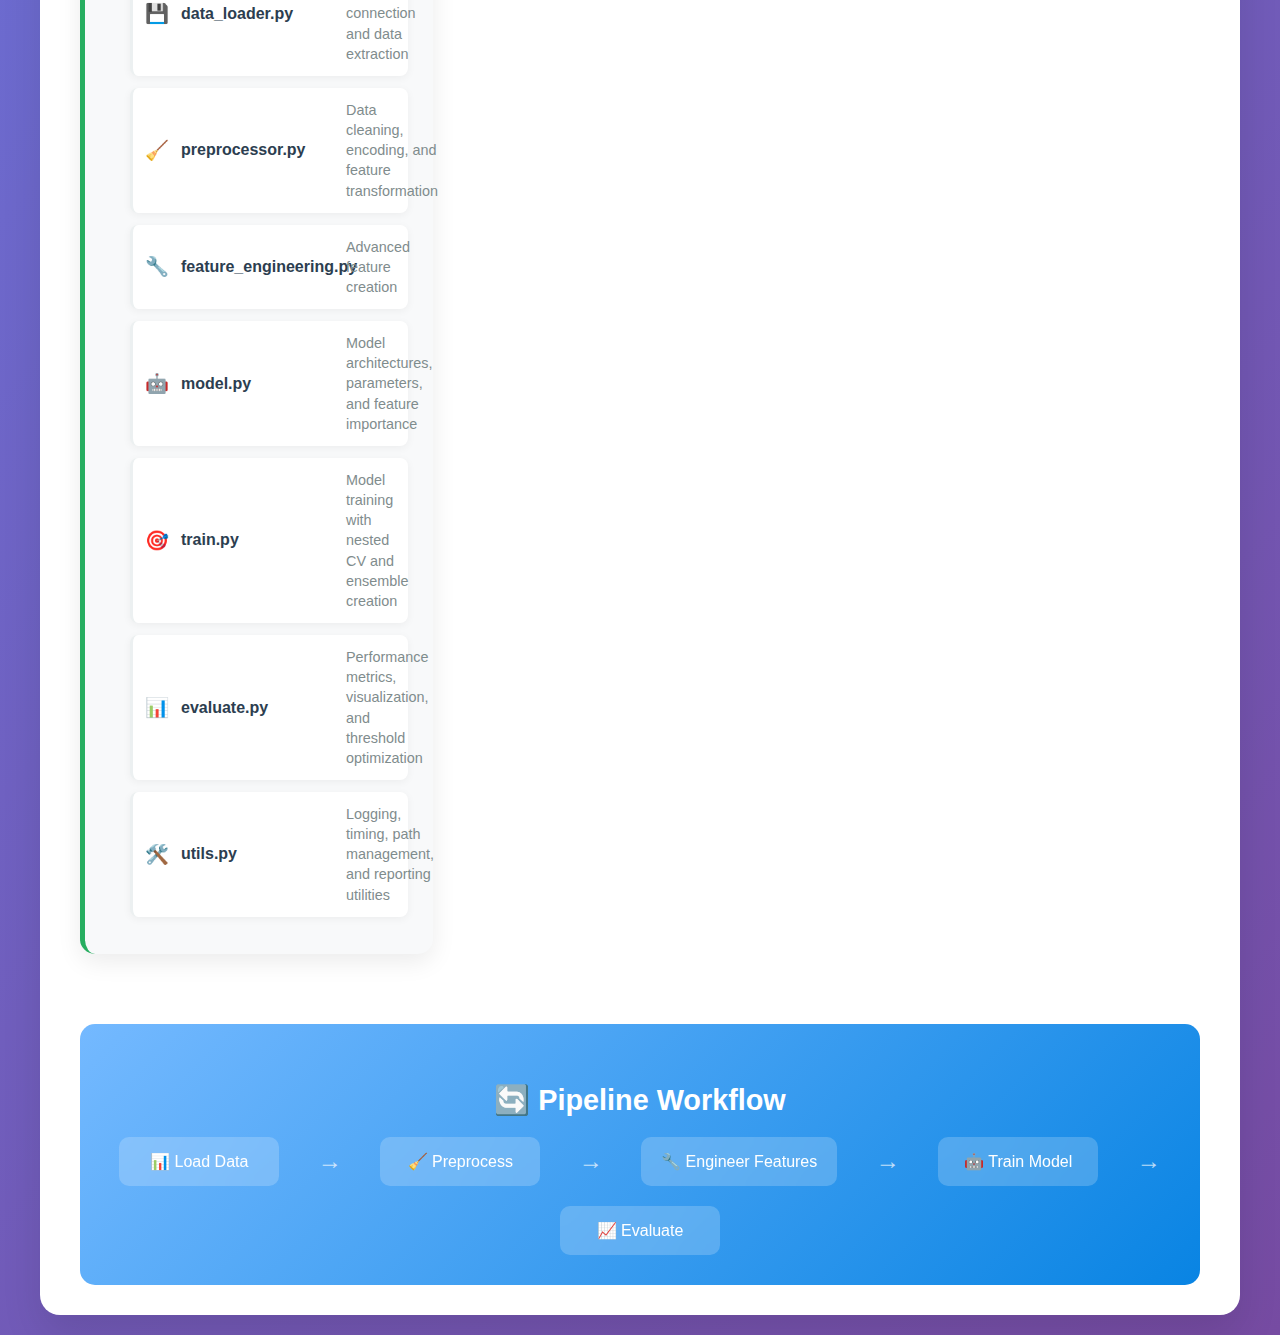
<file: test.html>
<!DOCTYPE html>
<html lang="en">
<head>
    <meta charset="UTF-8">
    <meta name="viewport" content="width=device-width, initial-scale=1.0">
    <title>AIAP20 Project Structure</title>
    <style>
        body {
            font-family: 'Segoe UI', Tahoma, Geneva, Verdana, sans-serif;
            margin: 0;
            padding: 20px;
            background: linear-gradient(135deg, #667eea 0%, #764ba2 100%);
            color: #333;
        }
        
        .infographic-container {
            max-width: 1200px;
            margin: 0 auto;
            background: white;
            border-radius: 20px;
            box-shadow: 0 20px 40px rgba(0,0,0,0.1);
            overflow: hidden;
        }
        
        .header {
            background: linear-gradient(135deg, #2c3e50 0%, #3498db 100%);
            color: white;
            padding: 40px;
            text-align: center;
            position: relative;
        }
        
        .header::before {
            content: '🚀';
            font-size: 3em;
            position: absolute;
            top: 20px;
            right: 40px;
            opacity: 0.3;
        }
        
        .main-title {
            font-size: 2.5em;
            font-weight: bold;
            margin: 0;
            text-shadow: 2px 2px 4px rgba(0,0,0,0.3);
        }
        
        .subtitle {
            font-size: 1.2em;
            margin-top: 10px;
            opacity: 0.9;
        }
        
        .content-grid {
            display: grid;
            grid-template-columns: repeat(auto-fit, minmax(350px, 1fr));
            gap: 30px;
            padding: 40px;
        }
        
        .section {
            background: #f8f9fa;
            border-radius: 15px;
            padding: 25px;
            box-shadow: 0 8px 25px rgba(0,0,0,0.08);
            border-left: 5px solid;
            transition: transform 0.3s ease;
        }
        
        .section:hover {
            transform: translateY(-5px);
        }
        
        .config-section { border-left-color: #e74c3c; }
        .core-section { border-left-color: #3498db; }
        .notebooks-section { border-left-color: #f39c12; }
        .src-section { border-left-color: #27ae60; }
        
        .section-header {
            display: flex;
            align-items: center;
            margin-bottom: 20px;
        }
        
        .section-icon {
            font-size: 2em;
            margin-right: 15px;
            padding: 10px;
            border-radius: 10px;
            background: rgba(255,255,255,0.8);
        }
        
        .config-section .section-icon { background: rgba(231, 76, 60, 0.1); }
        .core-section .section-icon { background: rgba(52, 152, 219, 0.1); }
        .notebooks-section .section-icon { background: rgba(243, 156, 18, 0.1); }
        .src-section .section-icon { background: rgba(39, 174, 96, 0.1); }
        
        .section-title {
            font-size: 1.5em;
            font-weight: bold;
            color: #2c3e50;
            margin: 0;
        }
        
        .file-item {
            display: flex;
            align-items: center;
            margin: 12px 0;
            padding: 12px;
            background: white;
            border-radius: 8px;
            box-shadow: 0 2px 8px rgba(0,0,0,0.05);
            border-left: 3px solid #ecf0f1;
        }
        
        .file-icon {
            font-size: 1.2em;
            margin-right: 12px;
            width: 25px;
            text-align: center;
        }
        
        .file-name {
            font-weight: 600;
            color: #2c3e50;
            margin-right: 15px;
            min-width: 150px;
        }
        
        .file-description {
            color: #7f8c8d;
            font-size: 0.9em;
            line-height: 1.4;
        }
        
        .pipeline-flow {
            background: linear-gradient(135deg, #74b9ff 0%, #0984e3 100%);
            color: white;
            margin: 30px 40px;
            padding: 30px;
            border-radius: 15px;
            text-align: center;
        }
        
        .flow-title {
            font-size: 1.8em;
            font-weight: bold;
            margin-bottom: 20px;
        }
        
        .flow-steps {
            display: flex;
            justify-content: space-around;
            align-items: center;
            flex-wrap: wrap;
            gap: 20px;
        }
        
        .flow-step {
            background: rgba(255,255,255,0.2);
            padding: 15px 20px;
            border-radius: 10px;
            backdrop-filter: blur(10px);
            min-width: 120px;
        }
        
        .flow-arrow {
            font-size: 1.5em;
            opacity: 0.7;
        }
        
        @media (max-width: 768px) {
            .content-grid {
                grid-template-columns: 1fr;
            }
            .flow-steps {
                flex-direction: column;
            }
            .flow-arrow {
                transform: rotate(90deg);
            }
        }
    </style>
</head>
<body>
    <div class="infographic-container">
        <div class="header">
            <h1 class="main-title">AIAP20 PROJECT</h1>
            <p class="subtitle">Machine Learning Pipeline Architecture</p>
        </div>
        
        <div class="content-grid">
            <!-- Core Files Section -->
            <div class="section core-section">
                <div class="section-header">
                    <div class="section-icon">⚙️</div>
                    <h2 class="section-title">Core Files</h2>
                </div>
                
                <div class="file-item">
                    <div class="file-icon">📄</div>
                    <div class="file-name">.gitignore</div>
                    <div class="file-description">Specifies files to exclude from version control</div>
                </div>
                
                <div class="file-item">
                    <div class="file-icon">⚡</div>
                    <div class="file-name">.github/</div>
                    <div class="file-description">CI/CD configuration using GitHub Actions</div>
                </div>
                
                <div class="file-item">
                    <div class="file-icon">📖</div>
                    <div class="file-name">README.md</div>
                    <div class="file-description">Project documentation, results, and usage instructions</div>
                </div>
                
                <div class="file-item">
                    <div class="file-icon">📦</div>
                    <div class="file-name">requirements.txt</div>
                    <div class="file-description">Python dependencies with pinned versions</div>
                </div>
                
                <div class="file-item">
                    <div class="file-icon">🚀</div>
                    <div class="file-name">run.sh</div>
                    <div class="file-description">Executable bash script to run the pipeline</div>
                </div>
                
                <div class="file-item">
                    <div class="file-icon">🔧</div>
                    <div class="file-name">main.py</div>
                    <div class="file-description">Pipeline orchestration script with workflow steps</div>
                </div>
            </div>
            
            <!-- Configuration Section -->
            <div class="section config-section">
                <div class="section-header">
                    <div class="section-icon">🎛️</div>
                    <h2 class="section-title">Configuration</h2>
                </div>
                
                <div class="file-item">
                    <div class="file-icon">📁</div>
                    <div class="file-name">config/</div>
                    <div class="file-description"></div>
                </div>
                
                <div class="file-item" style="margin-left: 20px;">
                    <div class="file-icon">⚙️</div>
                    <div class="file-name">config.yaml</div>
                    <div class="file-description">Centralized configuration for model params and pipeline settings</div>
                </div>
            </div>
            
            <!-- Notebooks Section -->
            <div class="section notebooks-section">
                <div class="section-header">
                    <div class="section-icon">📊</div>
                    <h2 class="section-title">Analysis</h2>
                </div>
                
                <div class="file-item">
                    <div class="file-icon">📁</div>
                    <div class="file-name">notebooks/</div>
                    <div class="file-description"></div>
                </div>
                
                <div class="file-item" style="margin-left: 20px;">
                    <div class="file-icon">📈</div>
                    <div class="file-name">eda.ipynb</div>
                    <div class="file-description">Exploratory Data Analysis with visualizations and insights</div>
                </div>
            </div>
            
            <!-- Source Code Section -->
            <div class="section src-section">
                <div class="section-header">
                    <div class="section-icon">💻</div>
                    <h2 class="section-title">Source Code Modules</h2>
                </div>
                
                <div class="file-item">
                    <div class="file-icon">📁</div>
                    <div class="file-name">src/</div>
                    <div class="file-description">Source code modules</div>
                </div>
                
                <div class="file-item" style="margin-left: 20px;">
                    <div class="file-icon">🐍</div>
                    <div class="file-name">__init__.py</div>
                    <div class="file-description">Makes src directory a Python package</div>
                </div>
                
                <div class="file-item" style="margin-left: 20px;">
                    <div class="file-icon">💾</div>
                    <div class="file-name">data_loader.py</div>
                    <div class="file-description">SQLite database connection and data extraction</div>
                </div>
                
                <div class="file-item" style="margin-left: 20px;">
                    <div class="file-icon">🧹</div>
                    <div class="file-name">preprocessor.py</div>
                    <div class="file-description">Data cleaning, encoding, and feature transformation</div>
                </div>
                
                <div class="file-item" style="margin-left: 20px;">
                    <div class="file-icon">🔧</div>
                    <div class="file-name">feature_engineering.py</div>
                    <div class="file-description">Advanced feature creation</div>
                </div>
                
                <div class="file-item" style="margin-left: 20px;">
                    <div class="file-icon">🤖</div>
                    <div class="file-name">model.py</div>
                    <div class="file-description">Model architectures, parameters, and feature importance</div>
                </div>
                
                <div class="file-item" style="margin-left: 20px;">
                    <div class="file-icon">🎯</div>
                    <div class="file-name">train.py</div>
                    <div class="file-description">Model training with nested CV and ensemble creation</div>
                </div>
                
                <div class="file-item" style="margin-left: 20px;">
                    <div class="file-icon">📊</div>
                    <div class="file-name">evaluate.py</div>
                    <div class="file-description">Performance metrics, visualization, and threshold optimization</div>
                </div>
                
                <div class="file-item" style="margin-left: 20px;">
                    <div class="file-icon">🛠️</div>
                    <div class="file-name">utils.py</div>
                    <div class="file-description">Logging, timing, path management, and reporting utilities</div>
                </div>
            </div>
        </div>
        
        <div class="pipeline-flow">
            <h3 class="flow-title">🔄 Pipeline Workflow</h3>
            <div class="flow-steps">
                <div class="flow-step">
                    <div>📊 Load Data</div>
                </div>
                <div class="flow-arrow">→</div>
                <div class="flow-step">
                    <div>🧹 Preprocess</div>
                </div>
                <div class="flow-arrow">→</div>
                <div class="flow-step">
                    <div>🔧 Engineer Features</div>
                </div>
                <div class="flow-arrow">→</div>
                <div class="flow-step">
                    <div>🤖 Train Model</div>
                </div>
                <div class="flow-arrow">→</div>
                <div class="flow-step">
                    <div>📈 Evaluate</div>
                </div>
            </div>
        </div>
    </div>
</body>
</html>
</file>
<file: css/presentation.css>
/* Update these specific sections in your CSS */

/* Body and container changes */
body {
    font-family: 'Segoe UI', Tahoma, Geneva, Verdana, sans-serif;
    background: var(--primary-bg);
    color: var(--text-primary);
    min-height: 100vh; /* Changed from height: 100vh */
    overflow: auto; /* Changed from overflow: hidden */
}

.slide-container {
    width: 100vw;
    min-height: 100vh; /* Changed from height: 100vh */
    display: flex;
    flex-direction: column;
}

/* Header improvements */
.header h1 {
    font-size: 4rem; /* Increased from 3.2rem */
    font-weight: 700;
    color: var(--accent-light);
    margin-bottom: 0.6rem; /* Increased spacing */
    text-shadow: 0 2px 10px rgba(96, 165, 250, 0.3);
}

.header .quote {
    font-size: 1.6rem; /* Increased from 1.3rem */
    color: var(--text-secondary);
    font-style: italic;
    font-weight: 300;
}

/* Content layout changes */
.content {
    flex: 1;
    padding: 2rem; /* Increased padding */
    display: grid;
    grid-template-columns: 1fr 1fr;
    gap: 2rem; /* Increased gap */
    animation: fadeInUp 1s cubic-bezier(0.4, 0, 0.2, 1) 0.3s both;
    min-height: 0;
}

.section {
    background: var(--secondary-bg);
    padding: 2rem; /* Increased from 1.6rem */
    border-radius: 12px;
    box-shadow: var(--shadow-md);
    border: 1px solid var(--border-blue);
    transition: var(--transition);
    min-height: 0; /* Remove flex: 1 constraint */
    overflow: visible; /* Changed from hidden */
}

.section-title {
    font-size: 2.2rem; /* Increased from 1.8rem */
    color: var(--accent-blue);
    margin-bottom: 1.5rem; /* Increased spacing */
    font-weight: 600;
    border-bottom: 2px solid var(--accent-blue);
    padding-bottom: 0.5rem;
}

/* Section content layout changes */
.section-content {
    flex: 1;
    display: flex;
    flex-direction: column;
    gap: 1.5rem;
    justify-content: space-between;
}

.personal-section .section-content {
    justify-content: flex-start;
}

.personal-section .section-content > *:last-child {
    margin-top: auto;
}

/* Education section improvements */
.education-details h4 {
    color: var(--accent-light);
    font-weight: 600;
    margin-bottom: 0.4rem;
    font-size: 1.3rem; /* Increased from 1.1rem */
}

.education-details p {
    color: var(--text-secondary);
    font-size: 1.1rem; /* Increased from 1rem */
    line-height: 1.4;
    margin-bottom: 0.3rem;
}

/* Career journey timeline improvements */
.progress-timeline {
    position: relative;
    padding: 2rem 0; /* Increased padding */
}

.step-title-line {
    font-size: 1rem; /* Increased from 0.9rem */
    color: var(--text-secondary);
    line-height: 1.3;
    margin-bottom: 0.5rem;
    font-weight: 600;
    text-align: center;
    min-height: 2.6rem; /* Increased min-height */
    display: flex;
    align-items: center;
}

.step-company-line {
    font-size: 0.9rem; /* Increased from 0.8rem */
    color: var(--text-muted);
    line-height: 1.3;
    text-align: center;
    font-weight: 500;
}

/* Why ML section */
.why-ml-section {
    margin-top: auto;
}

.why-ml-section h3 {
    font-size: 2.2rem;
    color: var(--accent-blue);
    margin-bottom: 1.5rem;
    font-weight: 600;
    border-bottom: 2px solid var(--accent-blue);
    padding-bottom: 0.5rem;
}

.why-ml-text {
    font-size: 1.3rem; /* Increased from 1.1rem */
    line-height: 1.6; /* Increased line height */
    color: var(--text-secondary);
}

/* Fun fact improvements */
.fun-fact-title {
    color: var(--accent-light);
    font-weight: 600;
    margin-bottom: 0.7rem;
    font-size: 1.3rem; /* Increased from 1.1rem */
}

.fun-fact p {
    font-size: 1.1rem; /* Increased from 1rem */
    line-height: 1.5;
}

/* Hobbies section */
.hobbies-section h3 {
    color: var(--accent-light);
    margin-bottom: 1.2rem;
    font-size: 1.6rem; /* Increased from 1.4rem */
}

.hobby-text {
    color: var(--text-secondary);
    font-size: 1.05rem; /* Increased from 0.95rem */
}

/* What to expect section */
.what-to-expect h3 {
    color: var(--accent-light);
    margin-bottom: 1.2rem;
    font-size: 2rem; /* Increased from 1.8rem */
    border-bottom: 2px solid var(--accent-light);
    padding-bottom: 0.5rem;
}

.what-to-expect p {
    color: var(--text-secondary);
    line-height: 1.6;
    font-size: 1.3rem; /* Increased from 1.1rem */
}

/* Update responsive breakpoints */
@media (max-width: 768px) {
    .content {
        grid-template-columns: 1fr;
        gap: 1.5rem;
        padding: 1.5rem;
    }
    
    .header h1 { font-size: 3rem; }
    .header .quote { font-size: 1.3rem; }
    .section-title { font-size: 1.8rem; }
    .why-ml-text { font-size: 1.1rem; }
    .what-to-expect p { font-size: 1.1rem; }
}

@media (max-height: 900px) {
    .header { padding: 1.5rem 2rem; }
    .content { padding: 1.8rem; }
}
</file>
